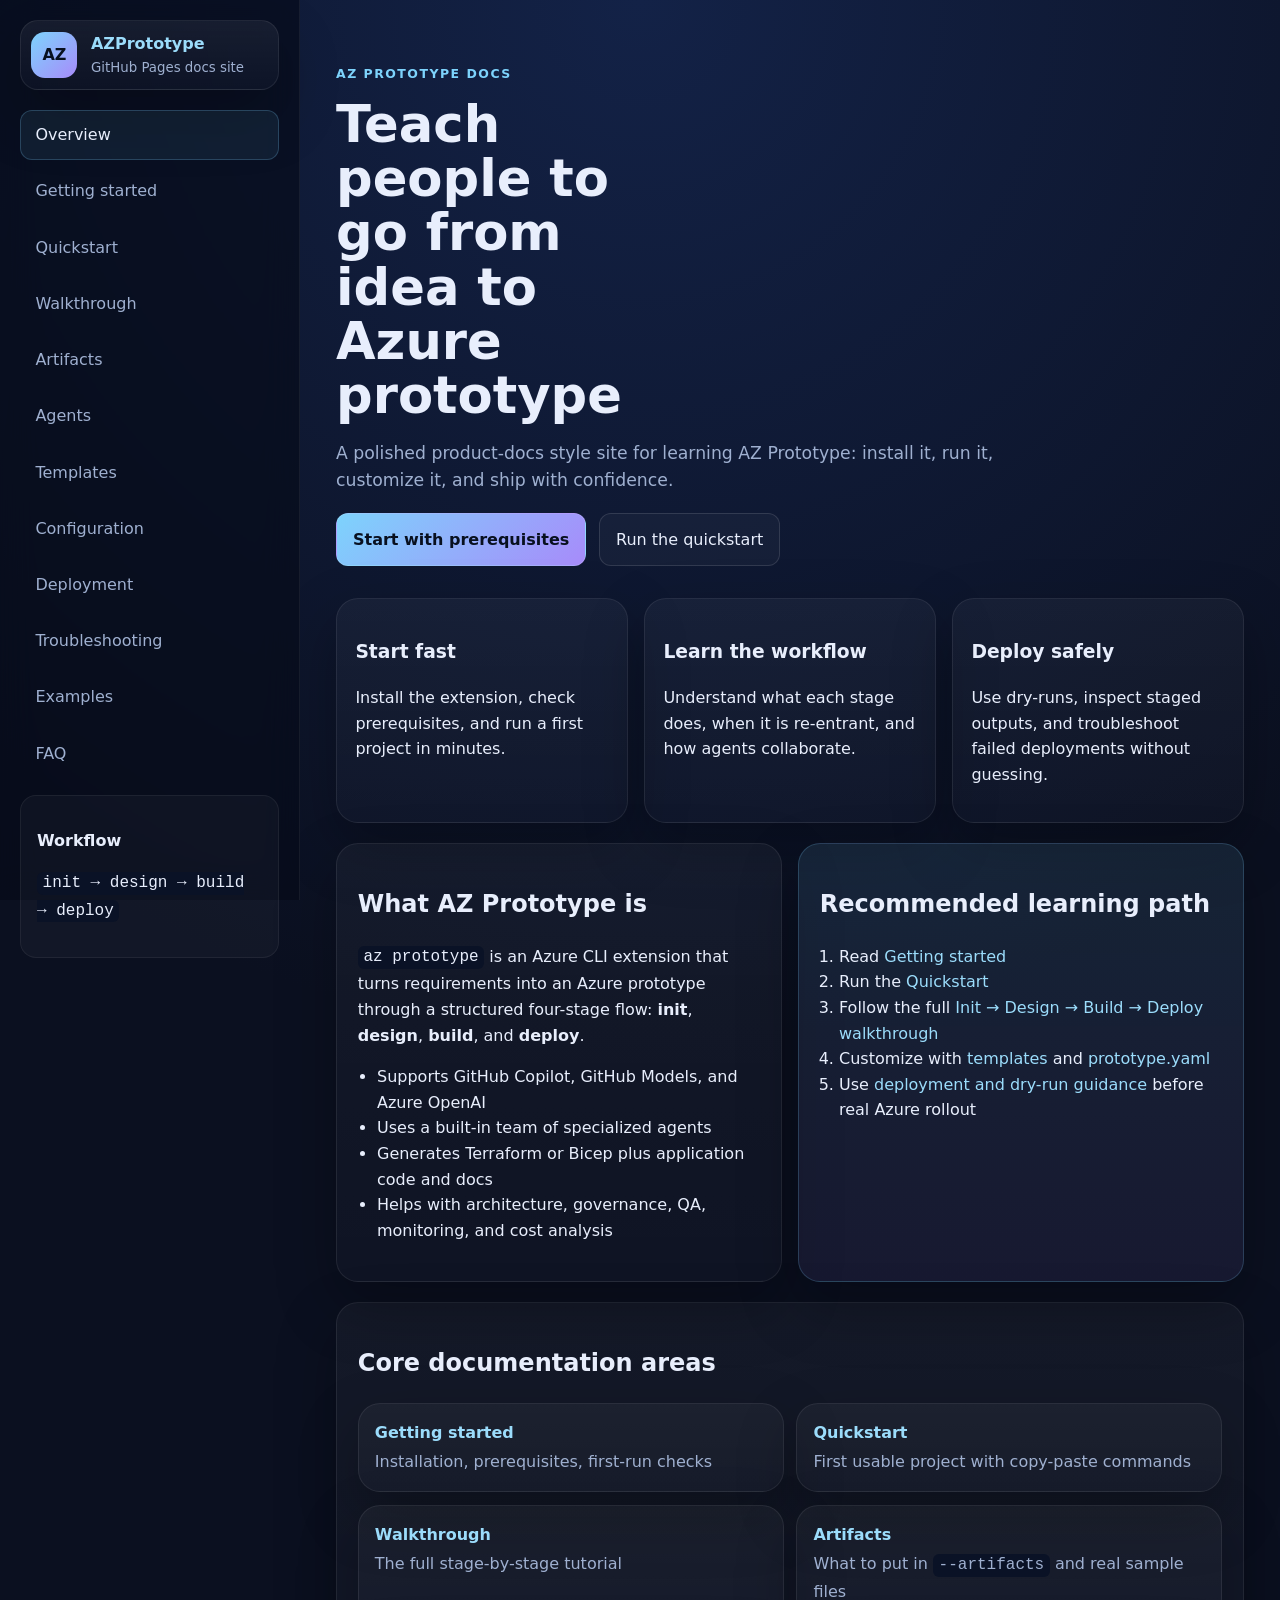
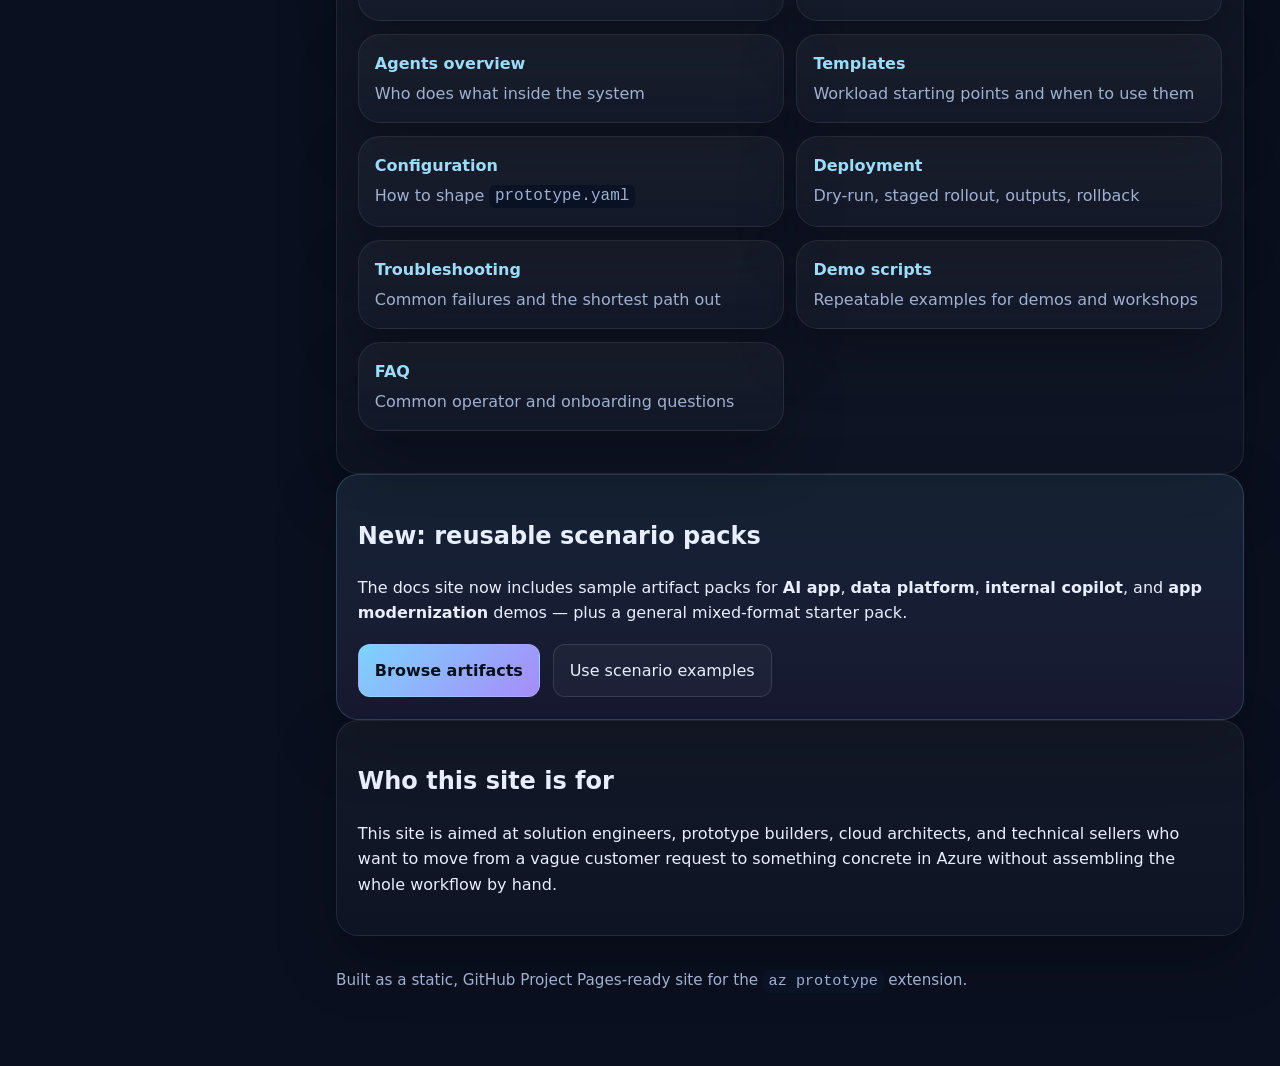
<file: index.html>
<!doctype html>
<html lang="en">
<head>
  <meta charset="utf-8">
  <meta name="viewport" content="width=device-width, initial-scale=1">
  <title>Teach people to go from idea to Azure prototype · AZPrototype</title>
  <meta name="description" content="A polished product-docs style site for learning AZ Prototype: install it, run it, customize it, and ship with confidence.">
  <link rel="stylesheet" href="assets/style.css">
  <script defer src="assets/site.js"></script>
</head>
<body>
  <div class="shell">
    <aside class="sidebar">
      <a class="brand" href="index.html">
        <span class="brand-mark">AZ</span>
        <span><strong>AZPrototype</strong><small>GitHub Pages docs site</small></span>
      </a>
      <nav class="nav"><a href="index.html" class="nav-link active">Overview</a><a href="getting-started.html" class="nav-link">Getting started</a><a href="quickstart.html" class="nav-link">Quickstart</a><a href="walkthrough.html" class="nav-link">Walkthrough</a><a href="artifacts.html" class="nav-link">Artifacts</a><a href="agents.html" class="nav-link">Agents</a><a href="templates.html" class="nav-link">Templates</a><a href="configuration.html" class="nav-link">Configuration</a><a href="deployment.html" class="nav-link">Deployment</a><a href="troubleshooting.html" class="nav-link">Troubleshooting</a><a href="examples.html" class="nav-link">Examples</a><a href="faq.html" class="nav-link">FAQ</a></nav>
      <div class="sidebar-note">
        <p><strong>Workflow</strong></p>
        <p><code>init → design → build → deploy</code></p>
      </div>
    </aside>
    <main class="content">
      <header class="hero">
        <p class="eyebrow">AZ Prototype Docs</p>
        <h1>Teach people to go from idea to Azure prototype</h1>
        <p class="lede">A polished product-docs style site for learning AZ Prototype: install it, run it, customize it, and ship with confidence.</p>
        <div class="hero-actions"><a class="btn primary" href="getting-started.html">Start with prerequisites</a><a class="btn ghost" href="quickstart.html">Run the quickstart</a></div>
      </header>
      
<section class="grid cols-3">
  <article class="card"><h3>Start fast</h3><p>Install the extension, check prerequisites, and run a first project in minutes.</p></article>
  <article class="card"><h3>Learn the workflow</h3><p>Understand what each stage does, when it is re-entrant, and how agents collaborate.</p></article>
  <article class="card"><h3>Deploy safely</h3><p>Use dry-runs, inspect staged outputs, and troubleshoot failed deployments without guessing.</p></article>
</section>
<section class="grid cols-2">
  <article class="panel"><h2>What AZ Prototype is</h2><p><code>az prototype</code> is an Azure CLI extension that turns requirements into an Azure prototype through a structured four-stage flow: <strong>init</strong>, <strong>design</strong>, <strong>build</strong>, and <strong>deploy</strong>.</p><ul><li>Supports GitHub Copilot, GitHub Models, and Azure OpenAI</li><li>Uses a built-in team of specialized agents</li><li>Generates Terraform or Bicep plus application code and docs</li><li>Helps with architecture, governance, QA, monitoring, and cost analysis</li></ul></article>
  <article class="panel accent"><h2>Recommended learning path</h2><ol><li>Read <a href="getting-started.html">Getting started</a></li><li>Run the <a href="quickstart.html">Quickstart</a></li><li>Follow the full <a href="walkthrough.html">Init → Design → Build → Deploy walkthrough</a></li><li>Customize with <a href="templates.html">templates</a> and <a href="configuration.html">prototype.yaml</a></li><li>Use <a href="deployment.html">deployment and dry-run guidance</a> before real Azure rollout</li></ol></article>
</section>
<section class="panel">
  <h2>Core documentation areas</h2>
  <div class="grid cols-2 compact">
    <a class="topic" href="getting-started.html"><strong>Getting started</strong><span>Installation, prerequisites, first-run checks</span></a>
    <a class="topic" href="quickstart.html"><strong>Quickstart</strong><span>First usable project with copy-paste commands</span></a>
    <a class="topic" href="walkthrough.html"><strong>Walkthrough</strong><span>The full stage-by-stage tutorial</span></a>
    <a class="topic" href="artifacts.html"><strong>Artifacts</strong><span>What to put in <code>--artifacts</code> and real sample files</span></a><a class="topic" href="agents.html"><strong>Agents overview</strong><span>Who does what inside the system</span></a>
    <a class="topic" href="templates.html"><strong>Templates</strong><span>Workload starting points and when to use them</span></a>
    <a class="topic" href="configuration.html"><strong>Configuration</strong><span>How to shape <code>prototype.yaml</code></span></a>
    <a class="topic" href="deployment.html"><strong>Deployment</strong><span>Dry-run, staged rollout, outputs, rollback</span></a>
    <a class="topic" href="troubleshooting.html"><strong>Troubleshooting</strong><span>Common failures and the shortest path out</span></a>
    <a class="topic" href="examples.html"><strong>Demo scripts</strong><span>Repeatable examples for demos and workshops</span></a>
    <a class="topic" href="faq.html"><strong>FAQ</strong><span>Common operator and onboarding questions</span></a>
  </div>
</section>
<section class="panel accent"><h2>New: reusable scenario packs</h2><p>The docs site now includes sample artifact packs for <strong>AI app</strong>, <strong>data platform</strong>, <strong>internal copilot</strong>, and <strong>app modernization</strong> demos — plus a general mixed-format starter pack.</p><div class="hero-actions"><a class="btn primary" href="artifacts.html">Browse artifacts</a><a class="btn ghost" href="examples.html">Use scenario examples</a></div></section>
<section class="panel">
  <h2>Who this site is for</h2>
  <p>This site is aimed at solution engineers, prototype builders, cloud architects, and technical sellers who want to move from a vague customer request to something concrete in Azure without assembling the whole workflow by hand.</p>
</section>

      <footer class="footer">
        <p>Built as a static, GitHub Project Pages-ready site for the <code>az prototype</code> extension.</p>
      </footer>
    </main>
  </div>
</body>
</html>
</file>
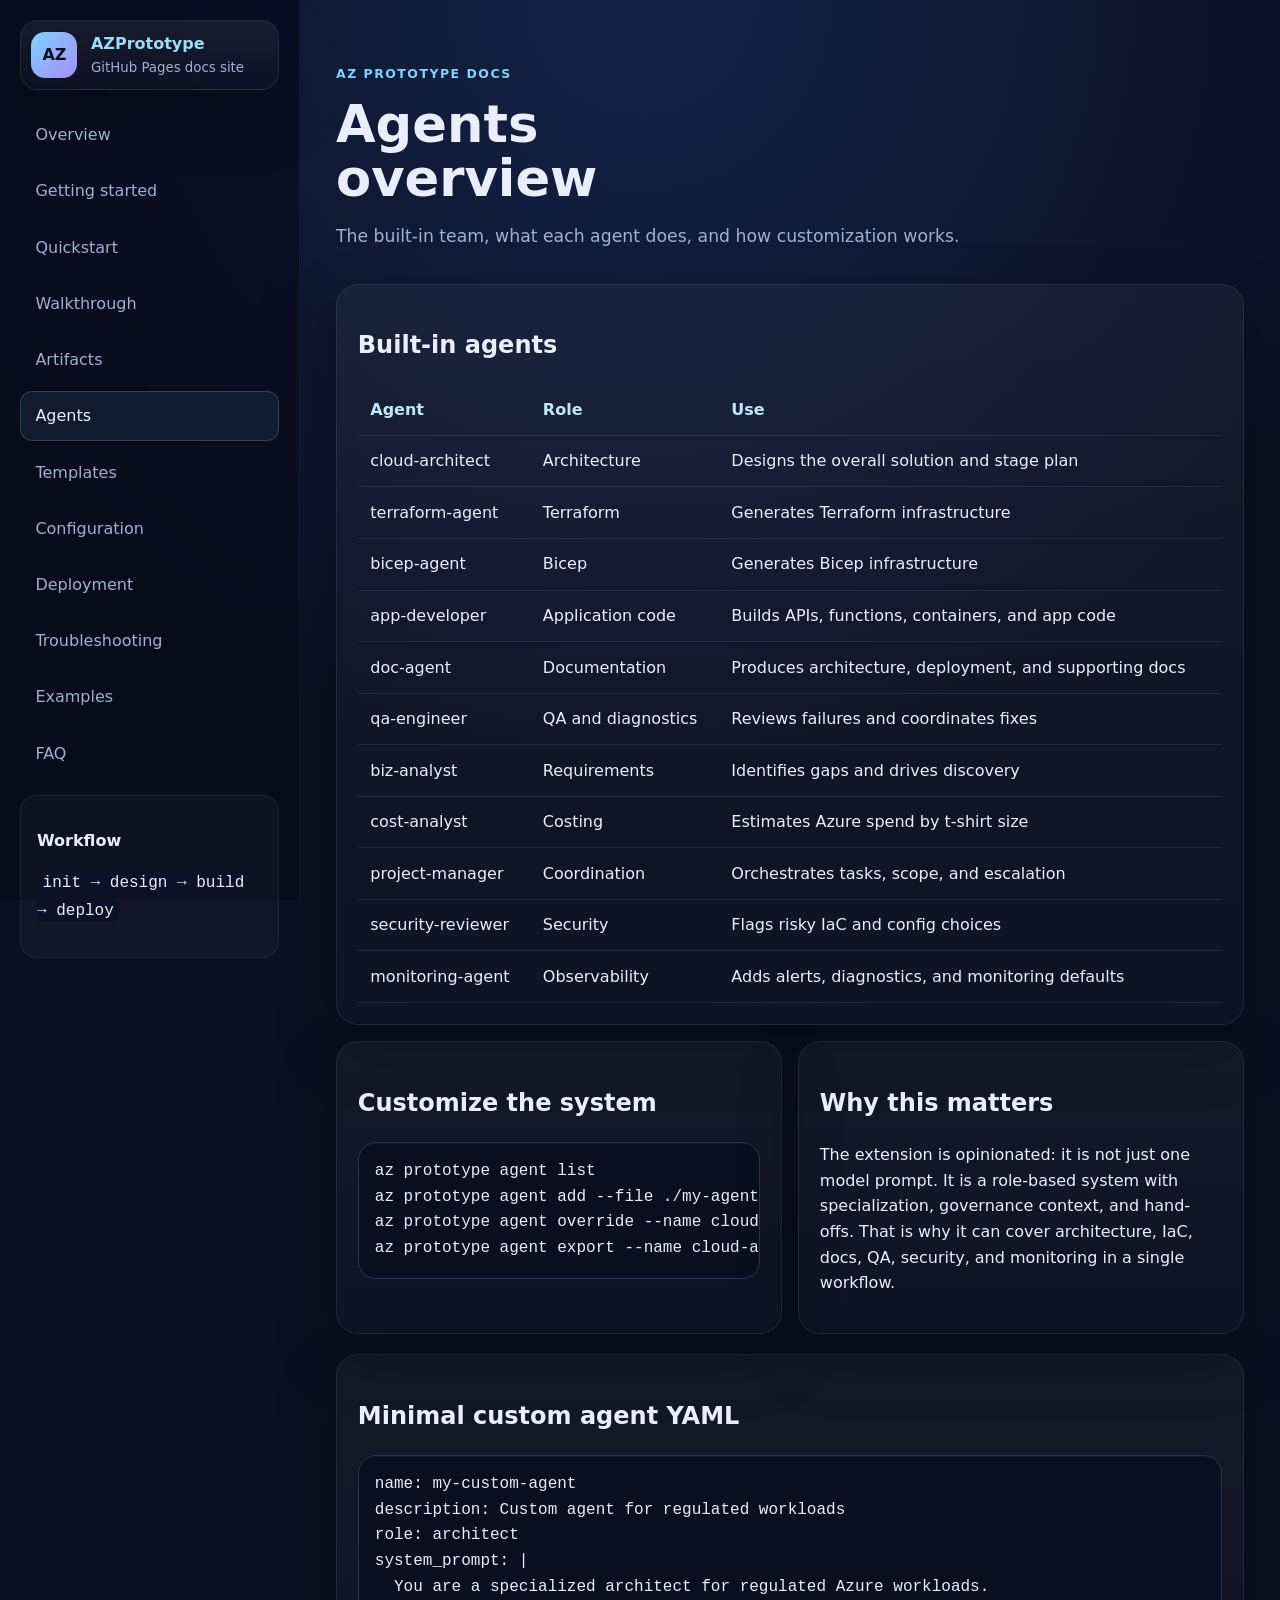
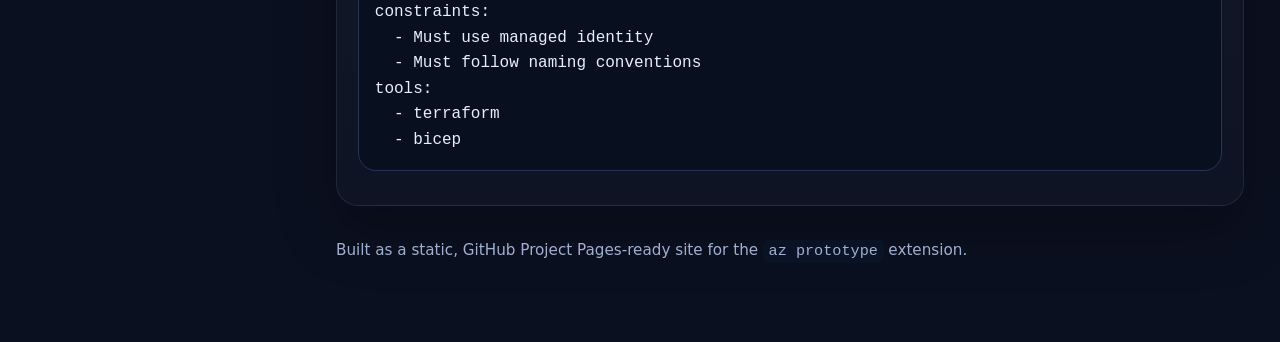
<file: agents.html>
<!doctype html>
<html lang="en">
<head>
  <meta charset="utf-8">
  <meta name="viewport" content="width=device-width, initial-scale=1">
  <title>Agents overview · AZPrototype</title>
  <meta name="description" content="The built-in team, what each agent does, and how customization works.">
  <link rel="stylesheet" href="assets/style.css">
  <script defer src="assets/site.js"></script>
</head>
<body>
  <div class="shell">
    <aside class="sidebar">
      <a class="brand" href="index.html">
        <span class="brand-mark">AZ</span>
        <span><strong>AZPrototype</strong><small>GitHub Pages docs site</small></span>
      </a>
      <nav class="nav"><a href="index.html" class="nav-link">Overview</a><a href="getting-started.html" class="nav-link">Getting started</a><a href="quickstart.html" class="nav-link">Quickstart</a><a href="walkthrough.html" class="nav-link">Walkthrough</a><a href="artifacts.html" class="nav-link">Artifacts</a><a href="agents.html" class="nav-link active">Agents</a><a href="templates.html" class="nav-link">Templates</a><a href="configuration.html" class="nav-link">Configuration</a><a href="deployment.html" class="nav-link">Deployment</a><a href="troubleshooting.html" class="nav-link">Troubleshooting</a><a href="examples.html" class="nav-link">Examples</a><a href="faq.html" class="nav-link">FAQ</a></nav>
      <div class="sidebar-note">
        <p><strong>Workflow</strong></p>
        <p><code>init → design → build → deploy</code></p>
      </div>
    </aside>
    <main class="content">
      <header class="hero">
        <p class="eyebrow">AZ Prototype Docs</p>
        <h1>Agents overview</h1>
        <p class="lede">The built-in team, what each agent does, and how customization works.</p>
        
      </header>
      
<section class="panel"><h2>Built-in agents</h2><table><tr><th>Agent</th><th>Role</th><th>Use</th></tr><tr><td>cloud-architect</td><td>Architecture</td><td>Designs the overall solution and stage plan</td></tr><tr><td>terraform-agent</td><td>Terraform</td><td>Generates Terraform infrastructure</td></tr><tr><td>bicep-agent</td><td>Bicep</td><td>Generates Bicep infrastructure</td></tr><tr><td>app-developer</td><td>Application code</td><td>Builds APIs, functions, containers, and app code</td></tr><tr><td>doc-agent</td><td>Documentation</td><td>Produces architecture, deployment, and supporting docs</td></tr><tr><td>qa-engineer</td><td>QA and diagnostics</td><td>Reviews failures and coordinates fixes</td></tr><tr><td>biz-analyst</td><td>Requirements</td><td>Identifies gaps and drives discovery</td></tr><tr><td>cost-analyst</td><td>Costing</td><td>Estimates Azure spend by t-shirt size</td></tr><tr><td>project-manager</td><td>Coordination</td><td>Orchestrates tasks, scope, and escalation</td></tr><tr><td>security-reviewer</td><td>Security</td><td>Flags risky IaC and config choices</td></tr><tr><td>monitoring-agent</td><td>Observability</td><td>Adds alerts, diagnostics, and monitoring defaults</td></tr></table></section>
<section class="grid cols-2"><article class="panel"><h2>Customize the system</h2><pre><code>az prototype agent list
az prototype agent add --file ./my-agent.yaml
az prototype agent override --name cloud-architect --file ./my-architect.yaml
az prototype agent export --name cloud-architect --output ./cloud-architect.yaml</code></pre></article><article class="panel"><h2>Why this matters</h2><p>The extension is opinionated: it is not just one model prompt. It is a role-based system with specialization, governance context, and hand-offs. That is why it can cover architecture, IaC, docs, QA, security, and monitoring in a single workflow.</p></article></section>
<section class="panel"><h2>Minimal custom agent YAML</h2><pre><code>name: my-custom-agent
description: Custom agent for regulated workloads
role: architect
system_prompt: |
  You are a specialized architect for regulated Azure workloads.
constraints:
  - Must use managed identity
  - Must follow naming conventions
tools:
  - terraform
  - bicep</code></pre></section>

      <footer class="footer">
        <p>Built as a static, GitHub Project Pages-ready site for the <code>az prototype</code> extension.</p>
      </footer>
    </main>
  </div>
</body>
</html>
</file>
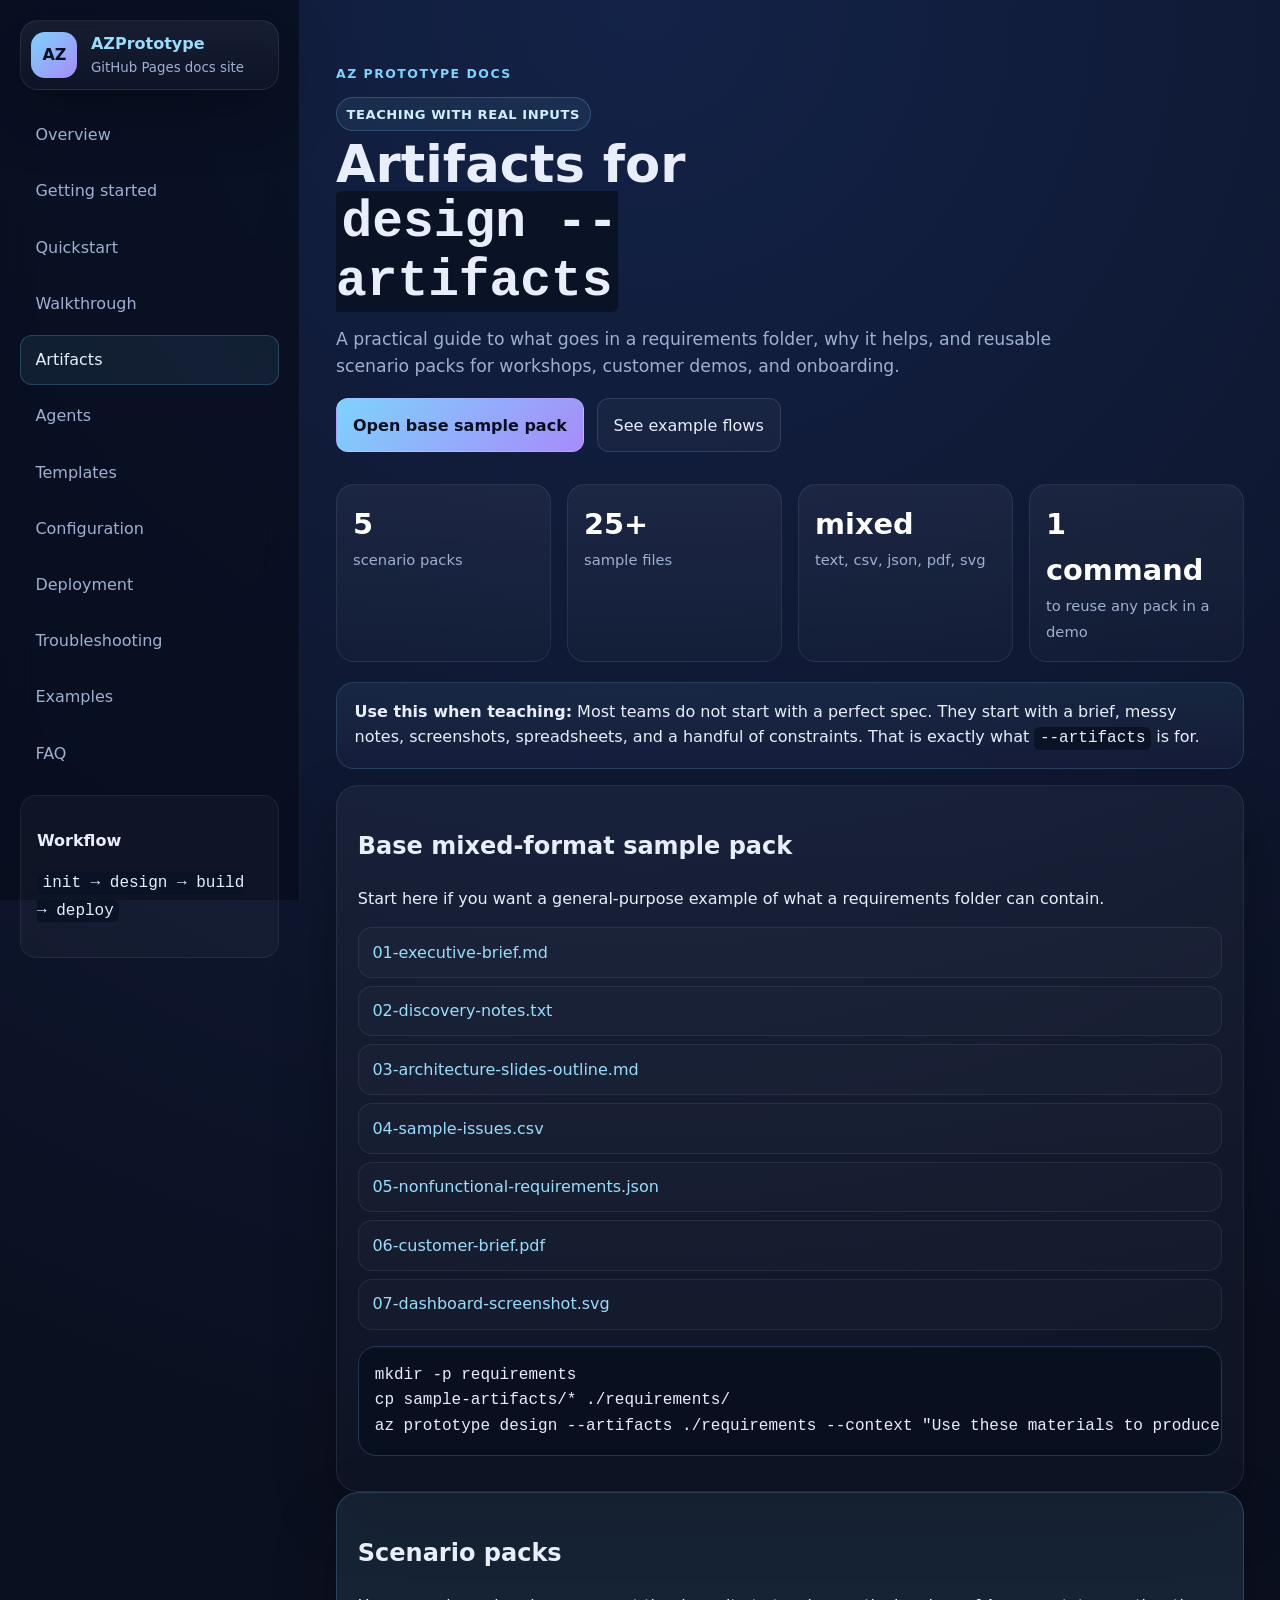
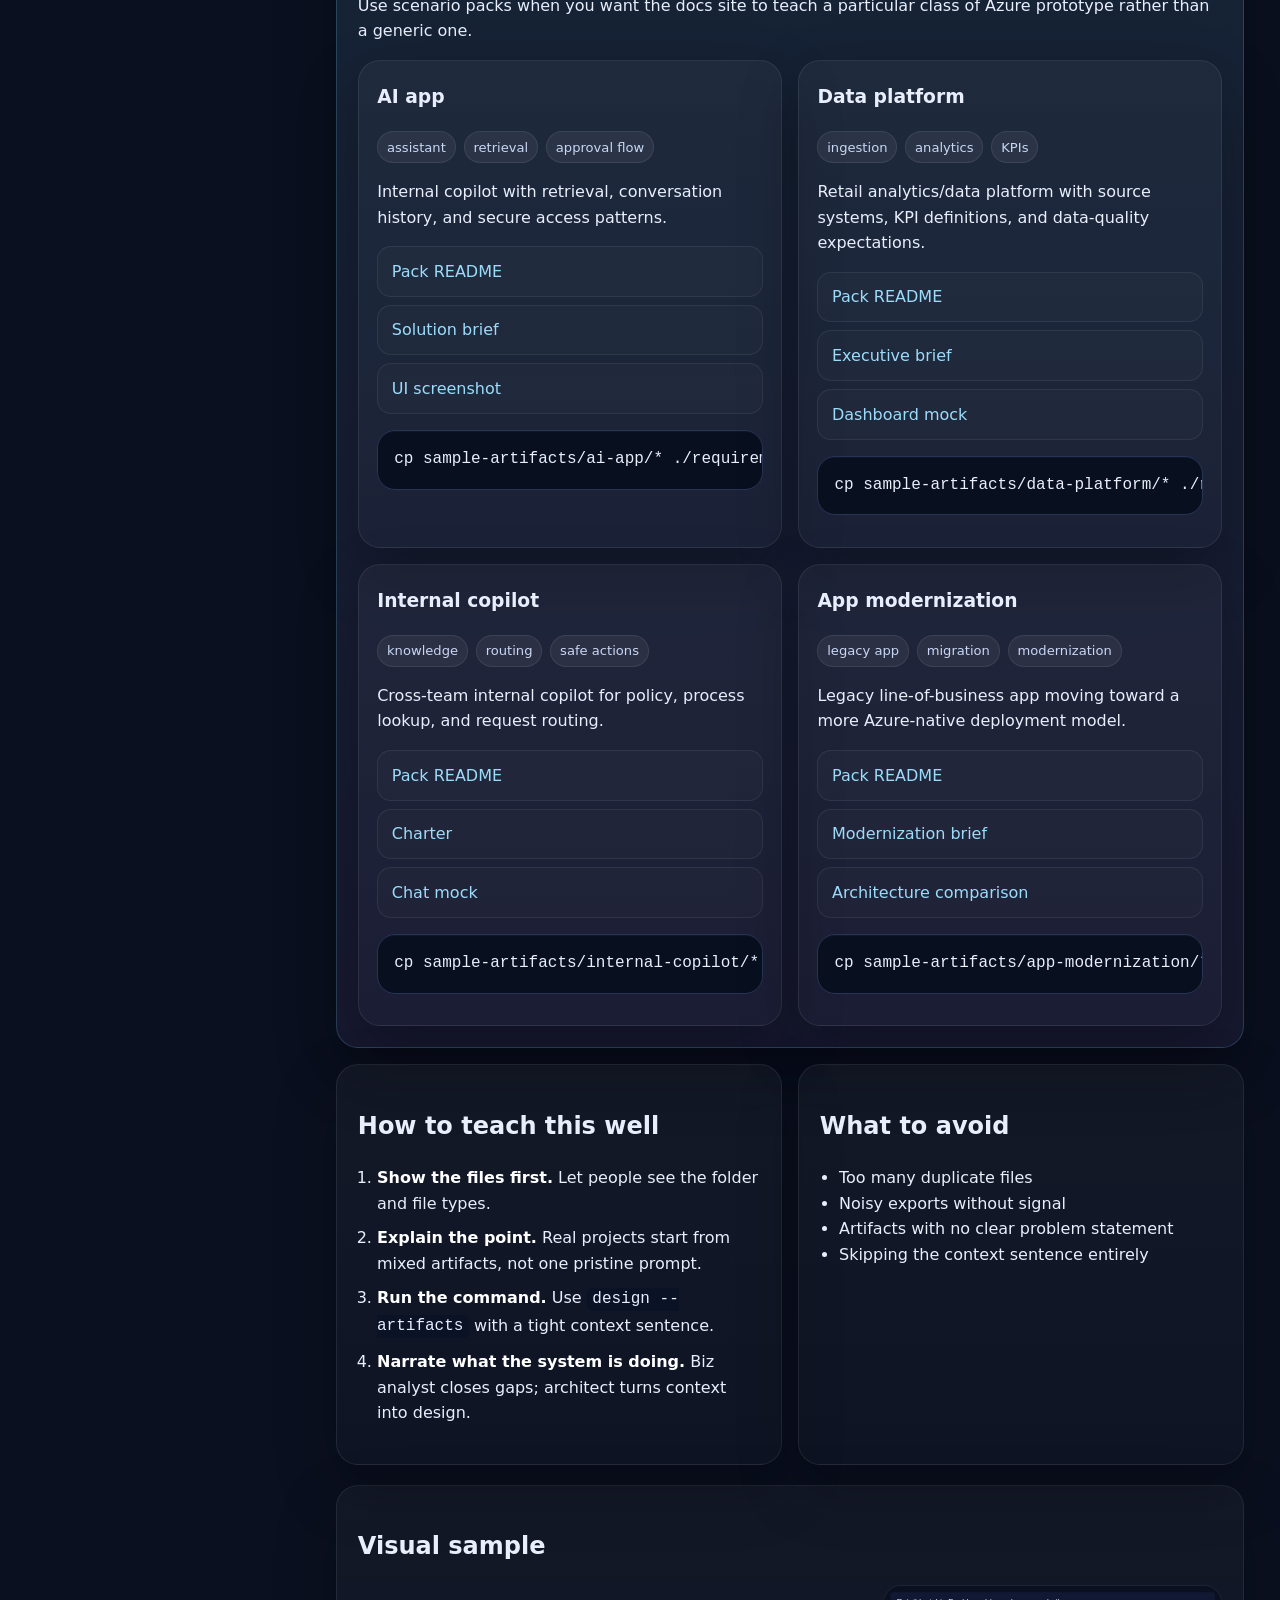
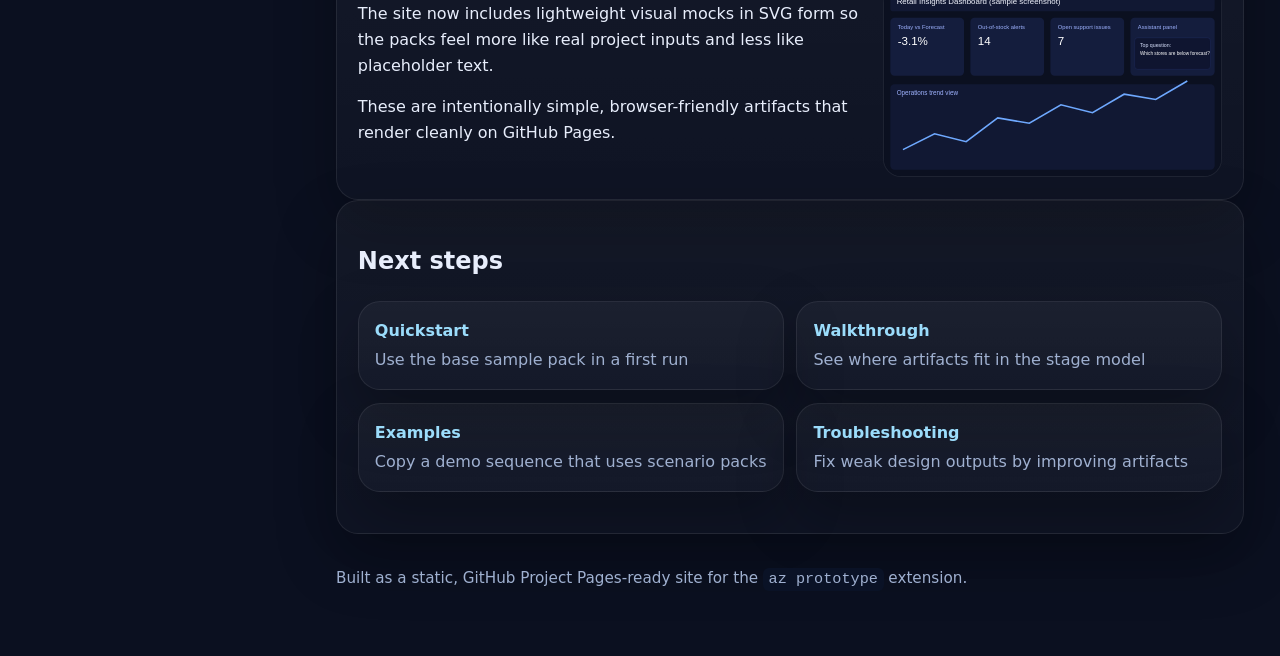
<file: artifacts.html>
<!doctype html>
<html lang="en">
<head>
  <meta charset="utf-8">
  <meta name="viewport" content="width=device-width, initial-scale=1">
  <title>Artifacts · AZPrototype</title>
  <meta name="description" content="Learn what to put in a requirements folder for az prototype design --artifacts, with real sample files and multiple scenario packs.">
  <link rel="stylesheet" href="assets/style.css">
  <script defer src="assets/site.js"></script>
</head>
<body>
  <div class="shell">
    <aside class="sidebar">
      <a class="brand" href="index.html"><span class="brand-mark">AZ</span><span><strong>AZPrototype</strong><small>GitHub Pages docs site</small></span></a>
      <nav class="nav"><a href="index.html" class="nav-link">Overview</a><a href="getting-started.html" class="nav-link">Getting started</a><a href="quickstart.html" class="nav-link">Quickstart</a><a href="walkthrough.html" class="nav-link">Walkthrough</a><a href="artifacts.html" class="nav-link active">Artifacts</a><a href="agents.html" class="nav-link">Agents</a><a href="templates.html" class="nav-link">Templates</a><a href="configuration.html" class="nav-link">Configuration</a><a href="deployment.html" class="nav-link">Deployment</a><a href="troubleshooting.html" class="nav-link">Troubleshooting</a><a href="examples.html" class="nav-link">Examples</a><a href="faq.html" class="nav-link">FAQ</a></nav>
      <div class="sidebar-note"><p><strong>Workflow</strong></p><p><code>init → design → build → deploy</code></p></div>
    </aside>
    <main class="content">
      <header class="hero">
        <p class="eyebrow">AZ Prototype Docs</p>
        <span class="kicker">Teaching with real inputs</span>
        <h1>Artifacts for <code>design --artifacts</code></h1>
        <p class="lede">A practical guide to what goes in a requirements folder, why it helps, and reusable scenario packs for workshops, customer demos, and onboarding.</p>
        <div class="hero-actions"><a class="btn primary" href="sample-artifacts/README.md">Open base sample pack</a><a class="btn ghost" href="examples.html">See example flows</a></div>
      </header>

<section class="stat-grid">
  <div class="stat"><strong>5</strong><span>scenario packs</span></div>
  <div class="stat"><strong>25+</strong><span>sample files</span></div>
  <div class="stat"><strong>mixed</strong><span>text, csv, json, pdf, svg</span></div>
  <div class="stat"><strong>1 command</strong><span>to reuse any pack in a demo</span></div>
</section>

<section class="callout"><strong>Use this when teaching:</strong> Most teams do not start with a perfect spec. They start with a brief, messy notes, screenshots, spreadsheets, and a handful of constraints. That is exactly what <code>--artifacts</code> is for.</section>

<section class="panel"><h2>Base mixed-format sample pack</h2><p>Start here if you want a general-purpose example of what a requirements folder can contain.</p><ul class="link-list"><li><a href="sample-artifacts/01-executive-brief.md">01-executive-brief.md</a></li><li><a href="sample-artifacts/02-discovery-notes.txt">02-discovery-notes.txt</a></li><li><a href="sample-artifacts/03-architecture-slides-outline.md">03-architecture-slides-outline.md</a></li><li><a href="sample-artifacts/04-sample-issues.csv">04-sample-issues.csv</a></li><li><a href="sample-artifacts/05-nonfunctional-requirements.json">05-nonfunctional-requirements.json</a></li><li><a href="sample-artifacts/06-customer-brief.pdf">06-customer-brief.pdf</a></li><li><a href="sample-artifacts/07-dashboard-screenshot.svg">07-dashboard-screenshot.svg</a></li></ul><pre><code>mkdir -p requirements
cp sample-artifacts/* ./requirements/
az prototype design --artifacts ./requirements --context "Use these materials to produce a pragmatic Azure prototype design."</code></pre></section>

<section class="panel accent"><h2>Scenario packs</h2><p>Use scenario packs when you want the docs site to teach a particular class of Azure prototype rather than a generic one.</p><div class="scenario-grid">
<div class="scenario-card"><h3>AI app</h3><div class="scenario-meta"><span class="badge">assistant</span><span class="badge">retrieval</span><span class="badge">approval flow</span></div><p>Internal copilot with retrieval, conversation history, and secure access patterns.</p><ul class="link-list"><li><a href="sample-artifacts/ai-app/README.md">Pack README</a></li><li><a href="sample-artifacts/ai-app/01-solution-brief.md">Solution brief</a></li><li><a href="sample-artifacts/ai-app/05-ui-screenshot.svg">UI screenshot</a></li></ul><pre><code>cp sample-artifacts/ai-app/* ./requirements/</code></pre></div>
<div class="scenario-card"><h3>Data platform</h3><div class="scenario-meta"><span class="badge">ingestion</span><span class="badge">analytics</span><span class="badge">KPIs</span></div><p>Retail analytics/data platform with source systems, KPI definitions, and data-quality expectations.</p><ul class="link-list"><li><a href="sample-artifacts/data-platform/README.md">Pack README</a></li><li><a href="sample-artifacts/data-platform/01-executive-brief.md">Executive brief</a></li><li><a href="sample-artifacts/data-platform/05-dashboard-mock.svg">Dashboard mock</a></li></ul><pre><code>cp sample-artifacts/data-platform/* ./requirements/</code></pre></div>
<div class="scenario-card"><h3>Internal copilot</h3><div class="scenario-meta"><span class="badge">knowledge</span><span class="badge">routing</span><span class="badge">safe actions</span></div><p>Cross-team internal copilot for policy, process lookup, and request routing.</p><ul class="link-list"><li><a href="sample-artifacts/internal-copilot/README.md">Pack README</a></li><li><a href="sample-artifacts/internal-copilot/01-charter.md">Charter</a></li><li><a href="sample-artifacts/internal-copilot/05-chat-mock.svg">Chat mock</a></li></ul><pre><code>cp sample-artifacts/internal-copilot/* ./requirements/</code></pre></div>
<div class="scenario-card"><h3>App modernization</h3><div class="scenario-meta"><span class="badge">legacy app</span><span class="badge">migration</span><span class="badge">modernization</span></div><p>Legacy line-of-business app moving toward a more Azure-native deployment model.</p><ul class="link-list"><li><a href="sample-artifacts/app-modernization/README.md">Pack README</a></li><li><a href="sample-artifacts/app-modernization/01-modernization-brief.md">Modernization brief</a></li><li><a href="sample-artifacts/app-modernization/05-architecture-comparison.svg">Architecture comparison</a></li></ul><pre><code>cp sample-artifacts/app-modernization/* ./requirements/</code></pre></div>
</div></section>

<section class="grid cols-2"><article class="panel"><h2>How to teach this well</h2><ol class="steps"><li><strong>Show the files first.</strong> Let people see the folder and file types.</li><li><strong>Explain the point.</strong> Real projects start from mixed artifacts, not one pristine prompt.</li><li><strong>Run the command.</strong> Use <code>design --artifacts</code> with a tight context sentence.</li><li><strong>Narrate what the system is doing.</strong> Biz analyst closes gaps; architect turns context into design.</li></ol></article><article class="panel"><h2>What to avoid</h2><ul><li>Too many duplicate files</li><li>Noisy exports without signal</li><li>Artifacts with no clear problem statement</li><li>Skipping the context sentence entirely</li></ul></article></section>

<section class="panel"><h2>Visual sample</h2><div class="hero-split"><div><p>The site now includes lightweight visual mocks in SVG form so the packs feel more like real project inputs and less like placeholder text.</p><p>These are intentionally simple, browser-friendly artifacts that render cleanly on GitHub Pages.</p></div><div><img class="visual" src="sample-artifacts/07-dashboard-screenshot.svg" alt="Sample dashboard mock"></div></div></section>

<section class="panel"><h2>Next steps</h2><div class="grid cols-2 compact"><a class="topic" href="quickstart.html"><strong>Quickstart</strong><span>Use the base sample pack in a first run</span></a><a class="topic" href="walkthrough.html"><strong>Walkthrough</strong><span>See where artifacts fit in the stage model</span></a><a class="topic" href="examples.html"><strong>Examples</strong><span>Copy a demo sequence that uses scenario packs</span></a><a class="topic" href="troubleshooting.html"><strong>Troubleshooting</strong><span>Fix weak design outputs by improving artifacts</span></a></div></section>

      <footer class="footer"><p>Built as a static, GitHub Project Pages-ready site for the <code>az prototype</code> extension.</p></footer>
    </main>
  </div>
</body>
</html>
</file>
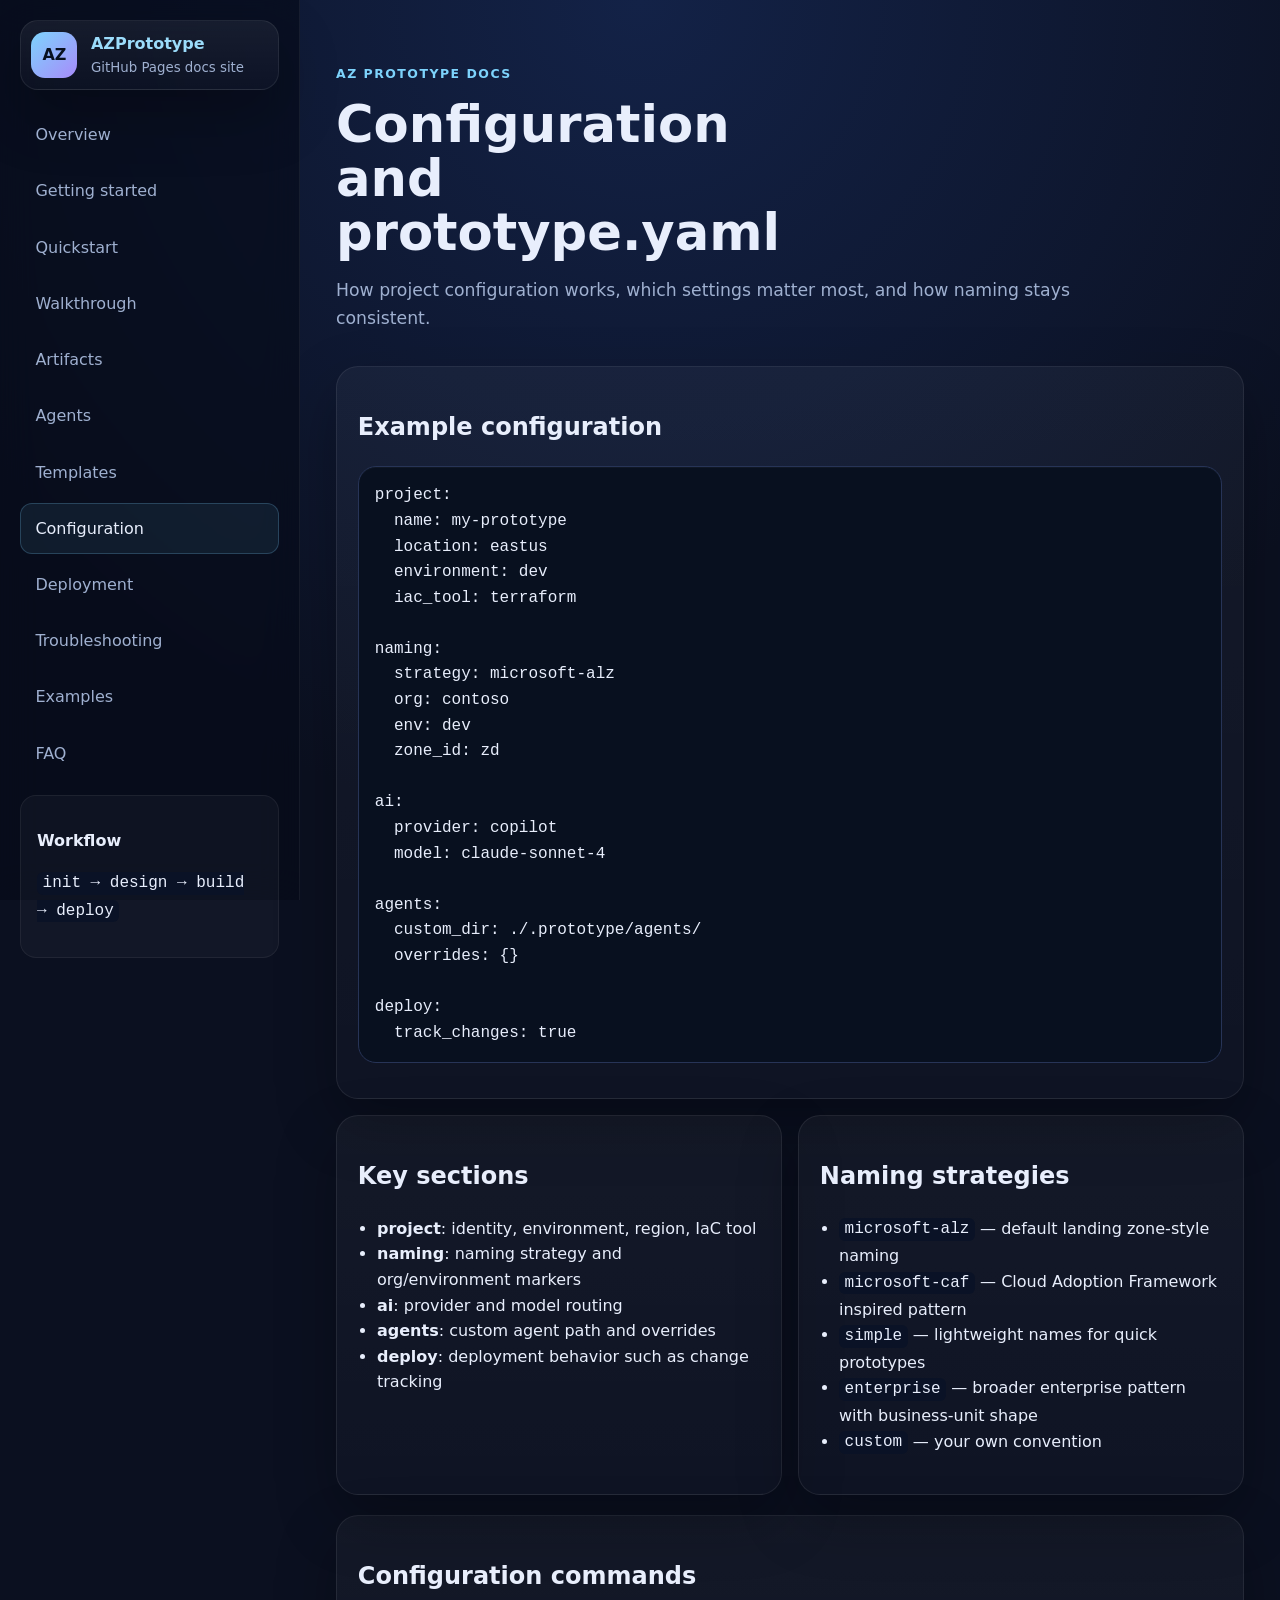
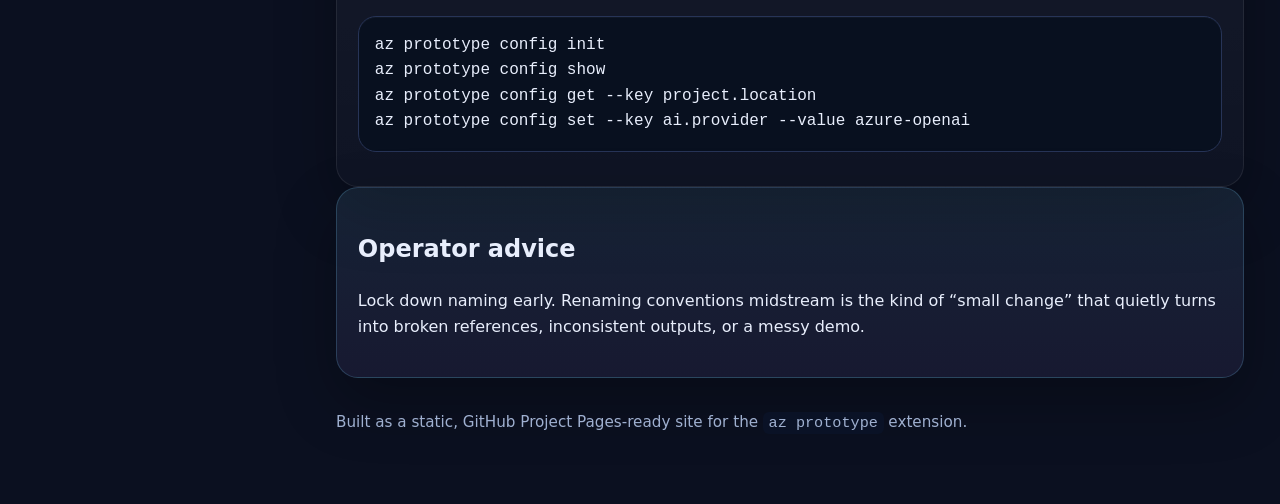
<file: configuration.html>
<!doctype html>
<html lang="en">
<head>
  <meta charset="utf-8">
  <meta name="viewport" content="width=device-width, initial-scale=1">
  <title>Configuration and prototype.yaml · AZPrototype</title>
  <meta name="description" content="How project configuration works, which settings matter most, and how naming stays consistent.">
  <link rel="stylesheet" href="assets/style.css">
  <script defer src="assets/site.js"></script>
</head>
<body>
  <div class="shell">
    <aside class="sidebar">
      <a class="brand" href="index.html">
        <span class="brand-mark">AZ</span>
        <span><strong>AZPrototype</strong><small>GitHub Pages docs site</small></span>
      </a>
      <nav class="nav"><a href="index.html" class="nav-link">Overview</a><a href="getting-started.html" class="nav-link">Getting started</a><a href="quickstart.html" class="nav-link">Quickstart</a><a href="walkthrough.html" class="nav-link">Walkthrough</a><a href="artifacts.html" class="nav-link">Artifacts</a><a href="agents.html" class="nav-link">Agents</a><a href="templates.html" class="nav-link">Templates</a><a href="configuration.html" class="nav-link active">Configuration</a><a href="deployment.html" class="nav-link">Deployment</a><a href="troubleshooting.html" class="nav-link">Troubleshooting</a><a href="examples.html" class="nav-link">Examples</a><a href="faq.html" class="nav-link">FAQ</a></nav>
      <div class="sidebar-note">
        <p><strong>Workflow</strong></p>
        <p><code>init → design → build → deploy</code></p>
      </div>
    </aside>
    <main class="content">
      <header class="hero">
        <p class="eyebrow">AZ Prototype Docs</p>
        <h1>Configuration and prototype.yaml</h1>
        <p class="lede">How project configuration works, which settings matter most, and how naming stays consistent.</p>
        
      </header>
      
<section class="panel"><h2>Example configuration</h2><pre><code>project:
  name: my-prototype
  location: eastus
  environment: dev
  iac_tool: terraform

naming:
  strategy: microsoft-alz
  org: contoso
  env: dev
  zone_id: zd

ai:
  provider: copilot
  model: claude-sonnet-4

agents:
  custom_dir: ./.prototype/agents/
  overrides: {}

deploy:
  track_changes: true</code></pre></section>
<section class="grid cols-2"><article class="panel"><h2>Key sections</h2><ul><li><strong>project</strong>: identity, environment, region, IaC tool</li><li><strong>naming</strong>: naming strategy and org/environment markers</li><li><strong>ai</strong>: provider and model routing</li><li><strong>agents</strong>: custom agent path and overrides</li><li><strong>deploy</strong>: deployment behavior such as change tracking</li></ul></article><article class="panel"><h2>Naming strategies</h2><ul><li><code>microsoft-alz</code> — default landing zone-style naming</li><li><code>microsoft-caf</code> — Cloud Adoption Framework inspired pattern</li><li><code>simple</code> — lightweight names for quick prototypes</li><li><code>enterprise</code> — broader enterprise pattern with business-unit shape</li><li><code>custom</code> — your own convention</li></ul></article></section>
<section class="panel"><h2>Configuration commands</h2><pre><code>az prototype config init
az prototype config show
az prototype config get --key project.location
az prototype config set --key ai.provider --value azure-openai</code></pre></section>
<section class="panel accent"><h2>Operator advice</h2><p>Lock down naming early. Renaming conventions midstream is the kind of “small change” that quietly turns into broken references, inconsistent outputs, or a messy demo.</p></section>

      <footer class="footer">
        <p>Built as a static, GitHub Project Pages-ready site for the <code>az prototype</code> extension.</p>
      </footer>
    </main>
  </div>
</body>
</html>
</file>
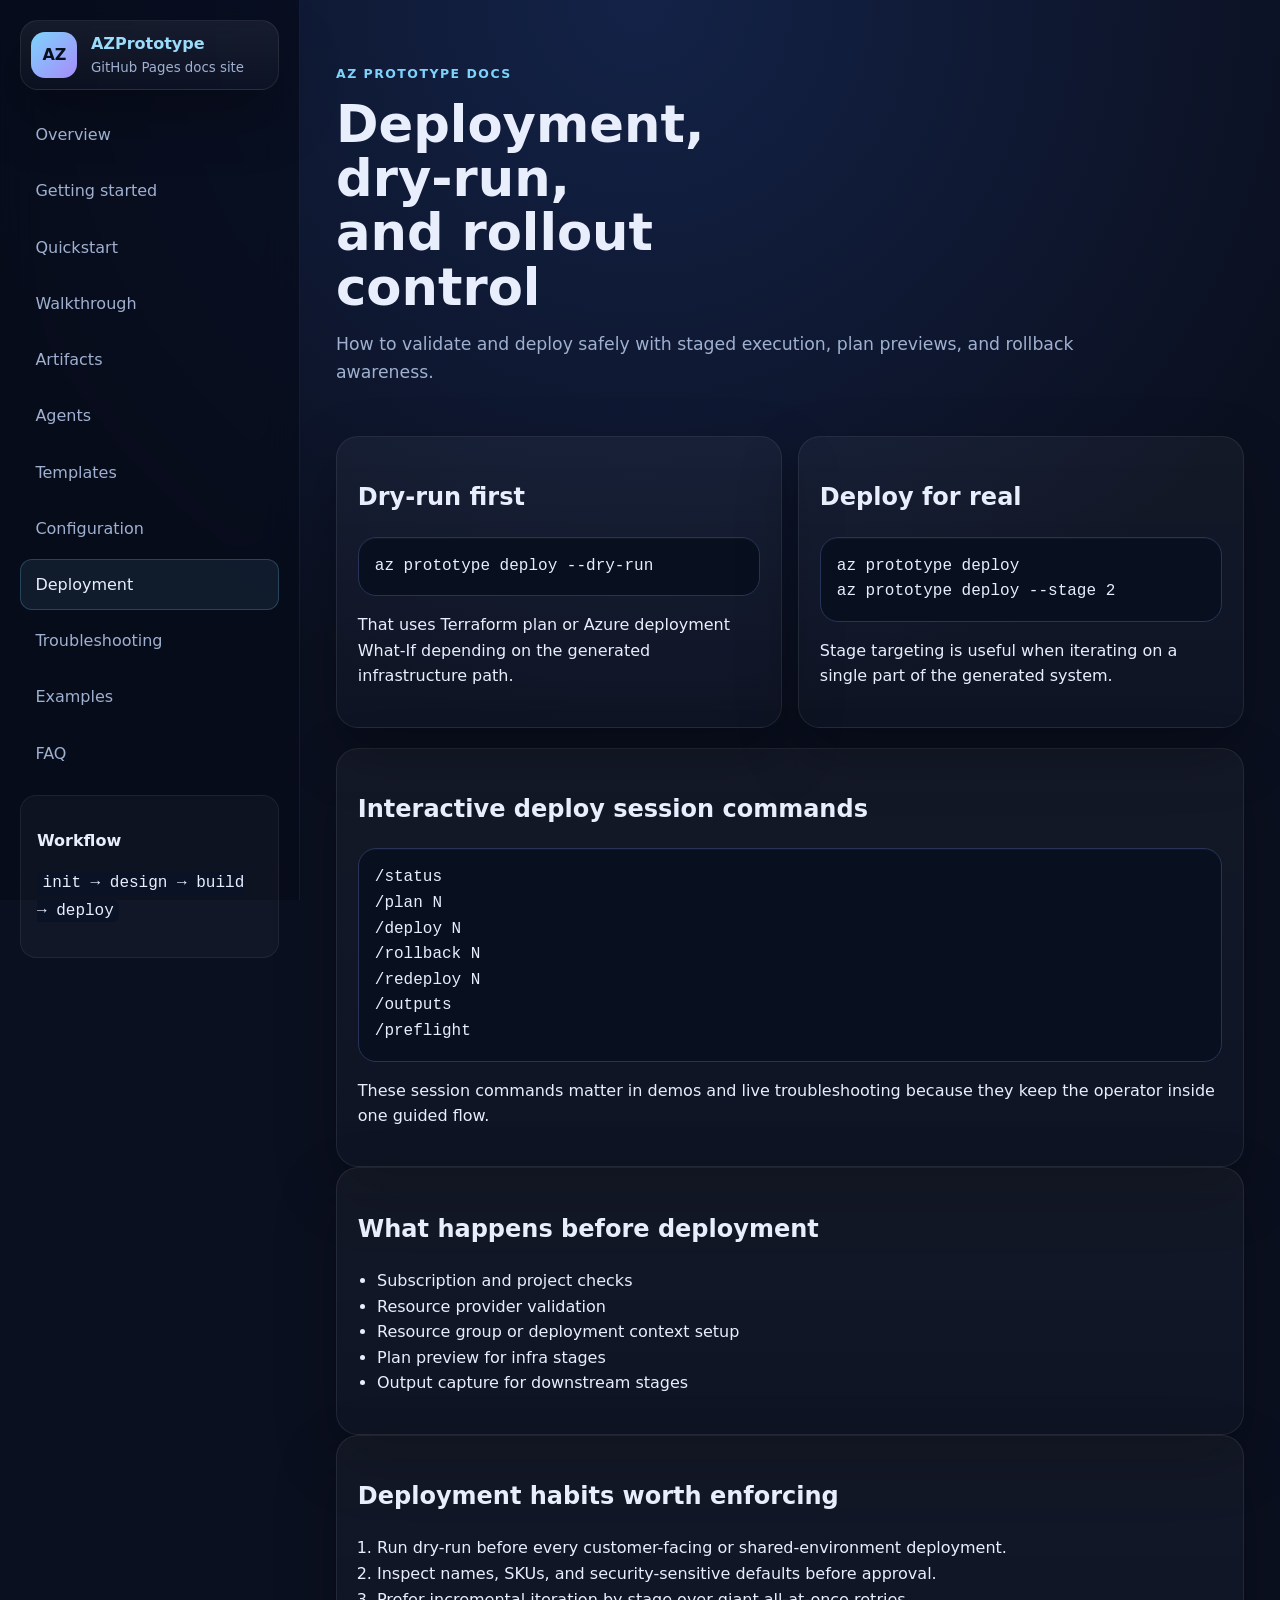
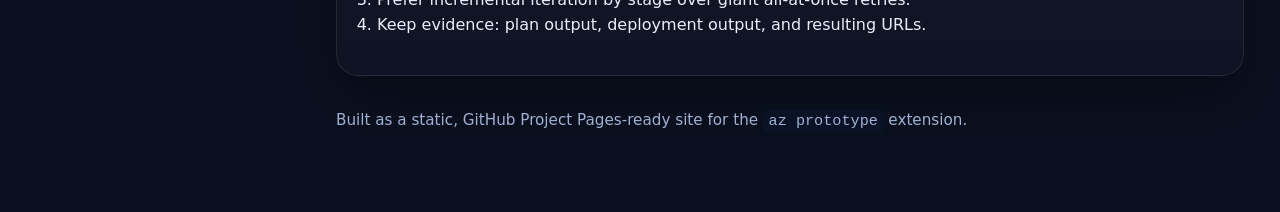
<file: deployment.html>
<!doctype html>
<html lang="en">
<head>
  <meta charset="utf-8">
  <meta name="viewport" content="width=device-width, initial-scale=1">
  <title>Deployment, dry-run, and rollout control · AZPrototype</title>
  <meta name="description" content="How to validate and deploy safely with staged execution, plan previews, and rollback awareness.">
  <link rel="stylesheet" href="assets/style.css">
  <script defer src="assets/site.js"></script>
</head>
<body>
  <div class="shell">
    <aside class="sidebar">
      <a class="brand" href="index.html">
        <span class="brand-mark">AZ</span>
        <span><strong>AZPrototype</strong><small>GitHub Pages docs site</small></span>
      </a>
      <nav class="nav"><a href="index.html" class="nav-link">Overview</a><a href="getting-started.html" class="nav-link">Getting started</a><a href="quickstart.html" class="nav-link">Quickstart</a><a href="walkthrough.html" class="nav-link">Walkthrough</a><a href="artifacts.html" class="nav-link">Artifacts</a><a href="agents.html" class="nav-link">Agents</a><a href="templates.html" class="nav-link">Templates</a><a href="configuration.html" class="nav-link">Configuration</a><a href="deployment.html" class="nav-link active">Deployment</a><a href="troubleshooting.html" class="nav-link">Troubleshooting</a><a href="examples.html" class="nav-link">Examples</a><a href="faq.html" class="nav-link">FAQ</a></nav>
      <div class="sidebar-note">
        <p><strong>Workflow</strong></p>
        <p><code>init → design → build → deploy</code></p>
      </div>
    </aside>
    <main class="content">
      <header class="hero">
        <p class="eyebrow">AZ Prototype Docs</p>
        <h1>Deployment, dry-run, and rollout control</h1>
        <p class="lede">How to validate and deploy safely with staged execution, plan previews, and rollback awareness.</p>
        
      </header>
      
<section class="grid cols-2"><article class="panel"><h2>Dry-run first</h2><pre><code>az prototype deploy --dry-run</code></pre><p>That uses Terraform plan or Azure deployment What-If depending on the generated infrastructure path.</p></article><article class="panel"><h2>Deploy for real</h2><pre><code>az prototype deploy
az prototype deploy --stage 2</code></pre><p>Stage targeting is useful when iterating on a single part of the generated system.</p></article></section>
<section class="panel"><h2>Interactive deploy session commands</h2><pre><code>/status
/plan N
/deploy N
/rollback N
/redeploy N
/outputs
/preflight</code></pre><p>These session commands matter in demos and live troubleshooting because they keep the operator inside one guided flow.</p></section>
<section class="panel"><h2>What happens before deployment</h2><ul><li>Subscription and project checks</li><li>Resource provider validation</li><li>Resource group or deployment context setup</li><li>Plan preview for infra stages</li><li>Output capture for downstream stages</li></ul></section>
<section class="panel"><h2>Deployment habits worth enforcing</h2><ol><li>Run dry-run before every customer-facing or shared-environment deployment.</li><li>Inspect names, SKUs, and security-sensitive defaults before approval.</li><li>Prefer incremental iteration by stage over giant all-at-once retries.</li><li>Keep evidence: plan output, deployment output, and resulting URLs.</li></ol></section>

      <footer class="footer">
        <p>Built as a static, GitHub Project Pages-ready site for the <code>az prototype</code> extension.</p>
      </footer>
    </main>
  </div>
</body>
</html>
</file>
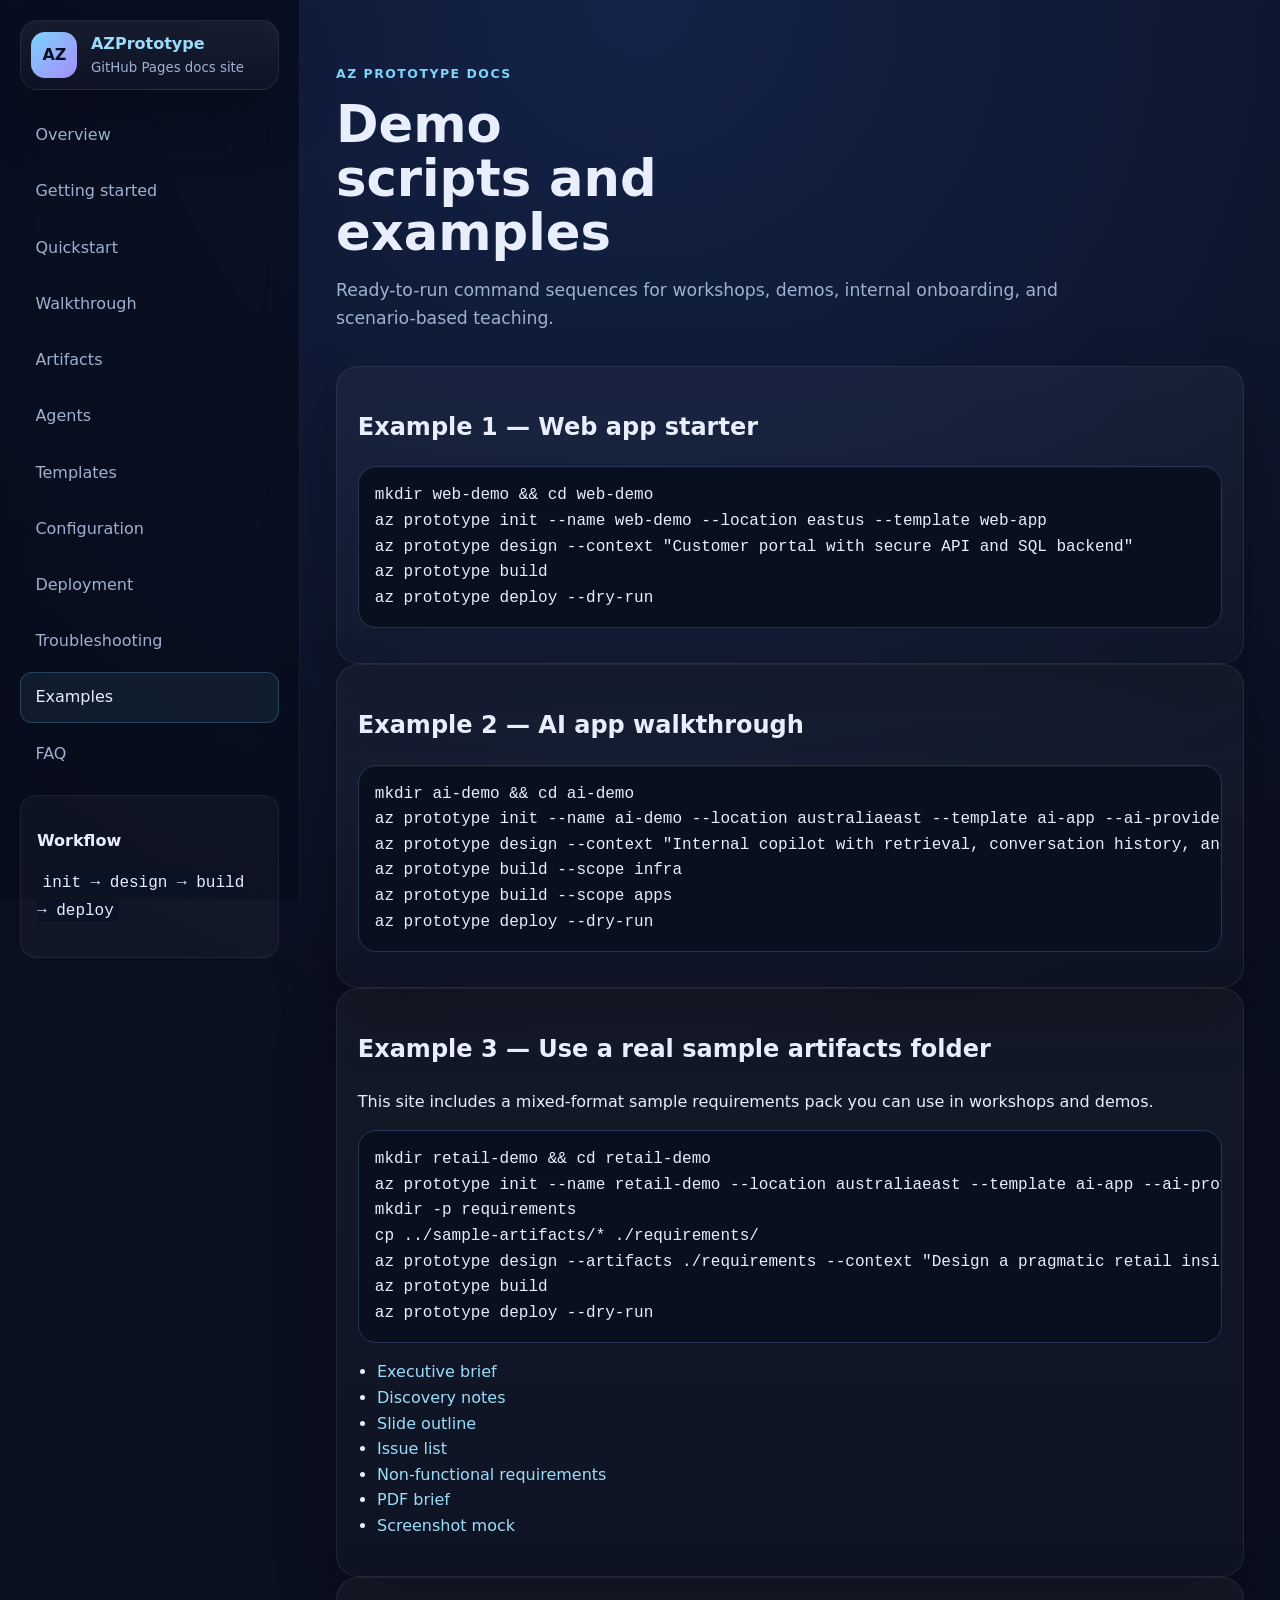
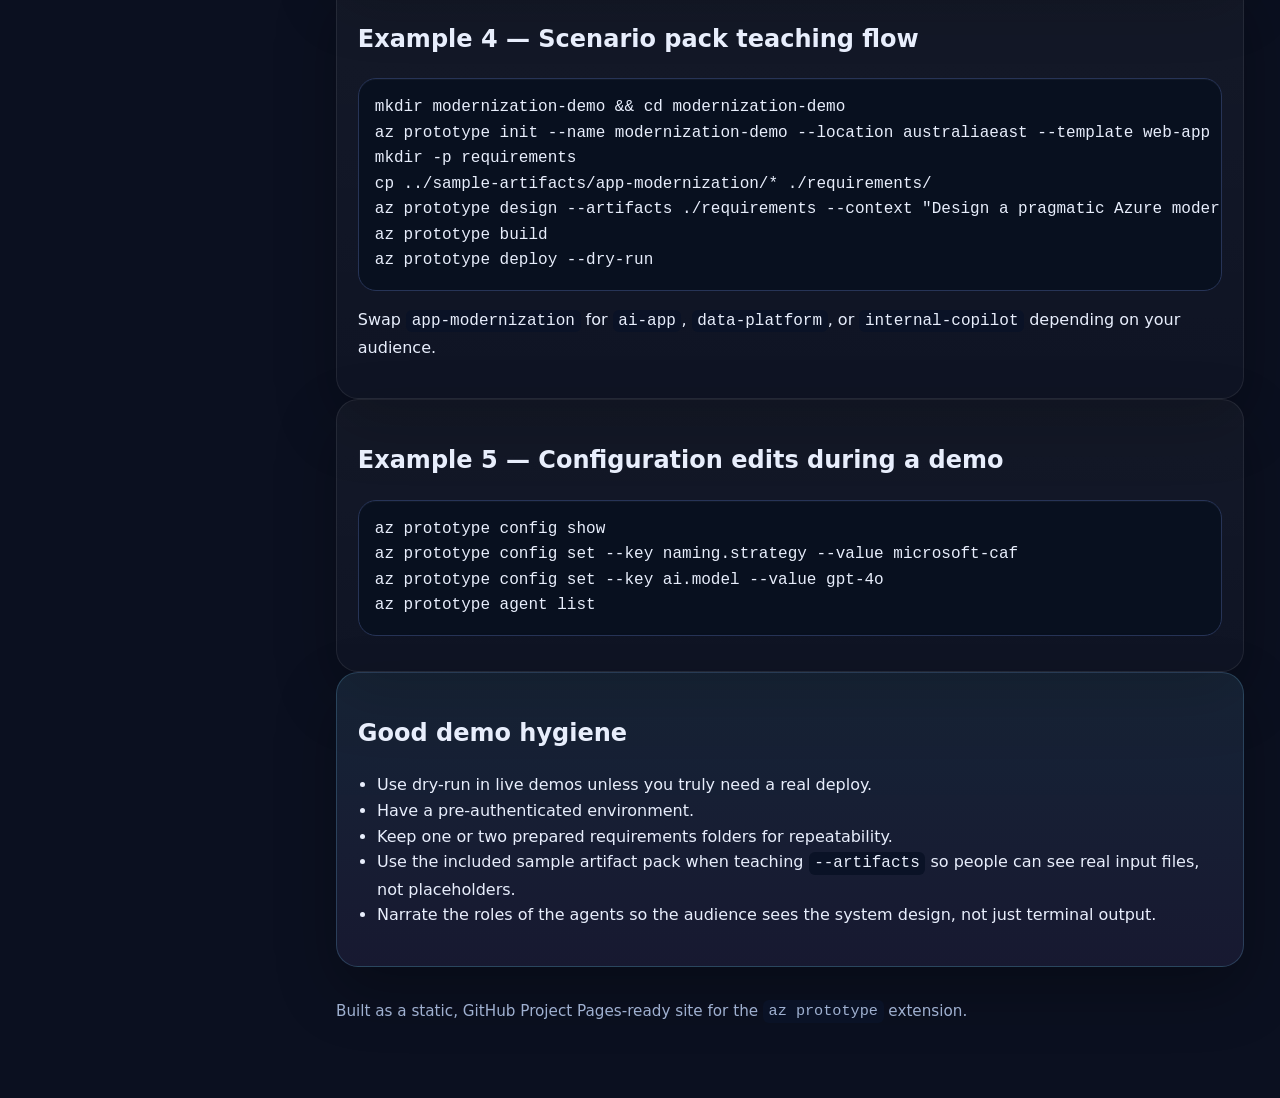
<file: examples.html>
<!doctype html>
<html lang="en">
<head>
  <meta charset="utf-8">
  <meta name="viewport" content="width=device-width, initial-scale=1">
  <title>Demo scripts and examples · AZPrototype</title>
  <meta name="description" content="Ready-to-run command sequences for workshops, demos, internal onboarding, and scenario-based teaching.">
  <link rel="stylesheet" href="assets/style.css">
  <script defer src="assets/site.js"></script>
</head>
<body>
  <div class="shell">
    <aside class="sidebar">
      <a class="brand" href="index.html">
        <span class="brand-mark">AZ</span>
        <span><strong>AZPrototype</strong><small>GitHub Pages docs site</small></span>
      </a>
      <nav class="nav"><a href="index.html" class="nav-link">Overview</a><a href="getting-started.html" class="nav-link">Getting started</a><a href="quickstart.html" class="nav-link">Quickstart</a><a href="walkthrough.html" class="nav-link">Walkthrough</a><a href="artifacts.html" class="nav-link">Artifacts</a><a href="agents.html" class="nav-link">Agents</a><a href="templates.html" class="nav-link">Templates</a><a href="configuration.html" class="nav-link">Configuration</a><a href="deployment.html" class="nav-link">Deployment</a><a href="troubleshooting.html" class="nav-link">Troubleshooting</a><a href="examples.html" class="nav-link active">Examples</a><a href="faq.html" class="nav-link">FAQ</a></nav>
      <div class="sidebar-note">
        <p><strong>Workflow</strong></p>
        <p><code>init → design → build → deploy</code></p>
      </div>
    </aside>
    <main class="content">
      <header class="hero">
        <p class="eyebrow">AZ Prototype Docs</p>
        <h1>Demo scripts and examples</h1>
        <p class="lede">Ready-to-run command sequences for workshops, demos, internal onboarding, and scenario-based teaching.</p>
        
      </header>
      
<section class="panel"><h2>Example 1 — Web app starter</h2><pre><code>mkdir web-demo && cd web-demo
az prototype init --name web-demo --location eastus --template web-app
az prototype design --context "Customer portal with secure API and SQL backend"
az prototype build
az prototype deploy --dry-run</code></pre></section>
<section class="panel"><h2>Example 2 — AI app walkthrough</h2><pre><code>mkdir ai-demo && cd ai-demo
az prototype init --name ai-demo --location australiaeast --template ai-app --ai-provider azure-openai
az prototype design --context "Internal copilot with retrieval, conversation history, and approval workflow"
az prototype build --scope infra
az prototype build --scope apps
az prototype deploy --dry-run</code></pre></section>
<section class="panel"><h2>Example 3 — Use a real sample artifacts folder</h2><p>This site includes a mixed-format sample requirements pack you can use in workshops and demos.</p><pre><code>mkdir retail-demo && cd retail-demo
az prototype init --name retail-demo --location australiaeast --template ai-app --ai-provider github-models
mkdir -p requirements
cp ../sample-artifacts/* ./requirements/
az prototype design --artifacts ./requirements --context "Design a pragmatic retail insights assistant on Azure"
az prototype build
az prototype deploy --dry-run</code></pre><ul><li><a href="sample-artifacts/01-executive-brief.md">Executive brief</a></li><li><a href="sample-artifacts/02-discovery-notes.txt">Discovery notes</a></li><li><a href="sample-artifacts/03-architecture-slides-outline.md">Slide outline</a></li><li><a href="sample-artifacts/04-sample-issues.csv">Issue list</a></li><li><a href="sample-artifacts/05-nonfunctional-requirements.json">Non-functional requirements</a></li><li><a href="sample-artifacts/06-customer-brief.pdf">PDF brief</a></li><li><a href="sample-artifacts/07-dashboard-screenshot.svg">Screenshot mock</a></li></ul></section>
<section class="panel"><h2>Example 4 — Scenario pack teaching flow</h2><pre><code>mkdir modernization-demo && cd modernization-demo
az prototype init --name modernization-demo --location australiaeast --template web-app --ai-provider github-models
mkdir -p requirements
cp ../sample-artifacts/app-modernization/* ./requirements/
az prototype design --artifacts ./requirements --context "Design a pragmatic Azure modernization prototype with clear next-step roadmap"
az prototype build
az prototype deploy --dry-run</code></pre><p>Swap <code>app-modernization</code> for <code>ai-app</code>, <code>data-platform</code>, or <code>internal-copilot</code> depending on your audience.</p></section>
<section class="panel"><h2>Example 5 — Configuration edits during a demo</h2><pre><code>az prototype config show
az prototype config set --key naming.strategy --value microsoft-caf
az prototype config set --key ai.model --value gpt-4o
az prototype agent list</code></pre></section>
<section class="panel accent"><h2>Good demo hygiene</h2><ul><li>Use dry-run in live demos unless you truly need a real deploy.</li><li>Have a pre-authenticated environment.</li><li>Keep one or two prepared requirements folders for repeatability.</li><li>Use the included sample artifact pack when teaching <code>--artifacts</code> so people can see real input files, not placeholders.</li><li>Narrate the roles of the agents so the audience sees the system design, not just terminal output.</li></ul></section>

      <footer class="footer">
        <p>Built as a static, GitHub Project Pages-ready site for the <code>az prototype</code> extension.</p>
      </footer>
    </main>
  </div>
</body>
</html>
</file>
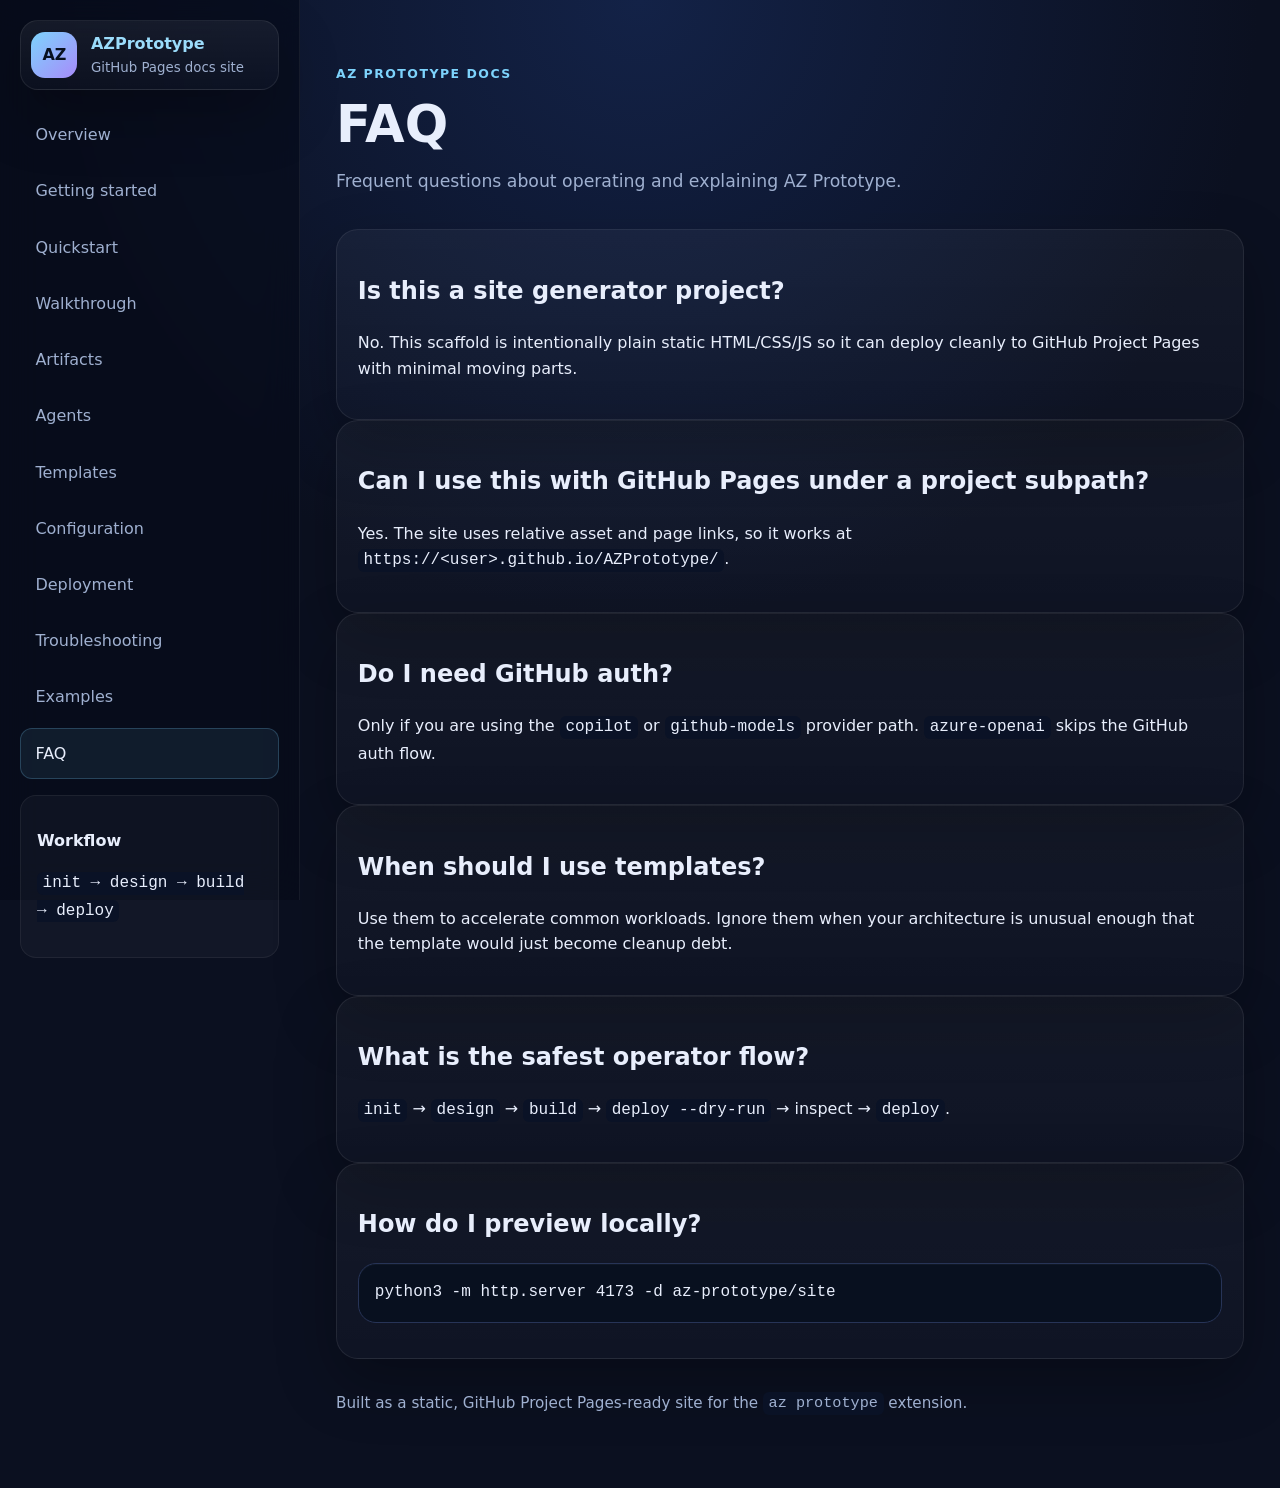
<file: faq.html>
<!doctype html>
<html lang="en">
<head>
  <meta charset="utf-8">
  <meta name="viewport" content="width=device-width, initial-scale=1">
  <title>FAQ · AZPrototype</title>
  <meta name="description" content="Frequent questions about operating and explaining AZ Prototype.">
  <link rel="stylesheet" href="assets/style.css">
  <script defer src="assets/site.js"></script>
</head>
<body>
  <div class="shell">
    <aside class="sidebar">
      <a class="brand" href="index.html">
        <span class="brand-mark">AZ</span>
        <span><strong>AZPrototype</strong><small>GitHub Pages docs site</small></span>
      </a>
      <nav class="nav"><a href="index.html" class="nav-link">Overview</a><a href="getting-started.html" class="nav-link">Getting started</a><a href="quickstart.html" class="nav-link">Quickstart</a><a href="walkthrough.html" class="nav-link">Walkthrough</a><a href="artifacts.html" class="nav-link">Artifacts</a><a href="agents.html" class="nav-link">Agents</a><a href="templates.html" class="nav-link">Templates</a><a href="configuration.html" class="nav-link">Configuration</a><a href="deployment.html" class="nav-link">Deployment</a><a href="troubleshooting.html" class="nav-link">Troubleshooting</a><a href="examples.html" class="nav-link">Examples</a><a href="faq.html" class="nav-link active">FAQ</a></nav>
      <div class="sidebar-note">
        <p><strong>Workflow</strong></p>
        <p><code>init → design → build → deploy</code></p>
      </div>
    </aside>
    <main class="content">
      <header class="hero">
        <p class="eyebrow">AZ Prototype Docs</p>
        <h1>FAQ</h1>
        <p class="lede">Frequent questions about operating and explaining AZ Prototype.</p>
        
      </header>
      
<section class="panel"><h2>Is this a site generator project?</h2><p>No. This scaffold is intentionally plain static HTML/CSS/JS so it can deploy cleanly to GitHub Project Pages with minimal moving parts.</p></section>
<section class="panel"><h2>Can I use this with GitHub Pages under a project subpath?</h2><p>Yes. The site uses relative asset and page links, so it works at <code>https://&lt;user&gt;.github.io/AZPrototype/</code>.</p></section>
<section class="panel"><h2>Do I need GitHub auth?</h2><p>Only if you are using the <code>copilot</code> or <code>github-models</code> provider path. <code>azure-openai</code> skips the GitHub auth flow.</p></section>
<section class="panel"><h2>When should I use templates?</h2><p>Use them to accelerate common workloads. Ignore them when your architecture is unusual enough that the template would just become cleanup debt.</p></section>
<section class="panel"><h2>What is the safest operator flow?</h2><p><code>init</code> → <code>design</code> → <code>build</code> → <code>deploy --dry-run</code> → inspect → <code>deploy</code>.</p></section>
<section class="panel"><h2>How do I preview locally?</h2><pre><code>python3 -m http.server 4173 -d az-prototype/site</code></pre></section>

      <footer class="footer">
        <p>Built as a static, GitHub Project Pages-ready site for the <code>az prototype</code> extension.</p>
      </footer>
    </main>
  </div>
</body>
</html>
</file>
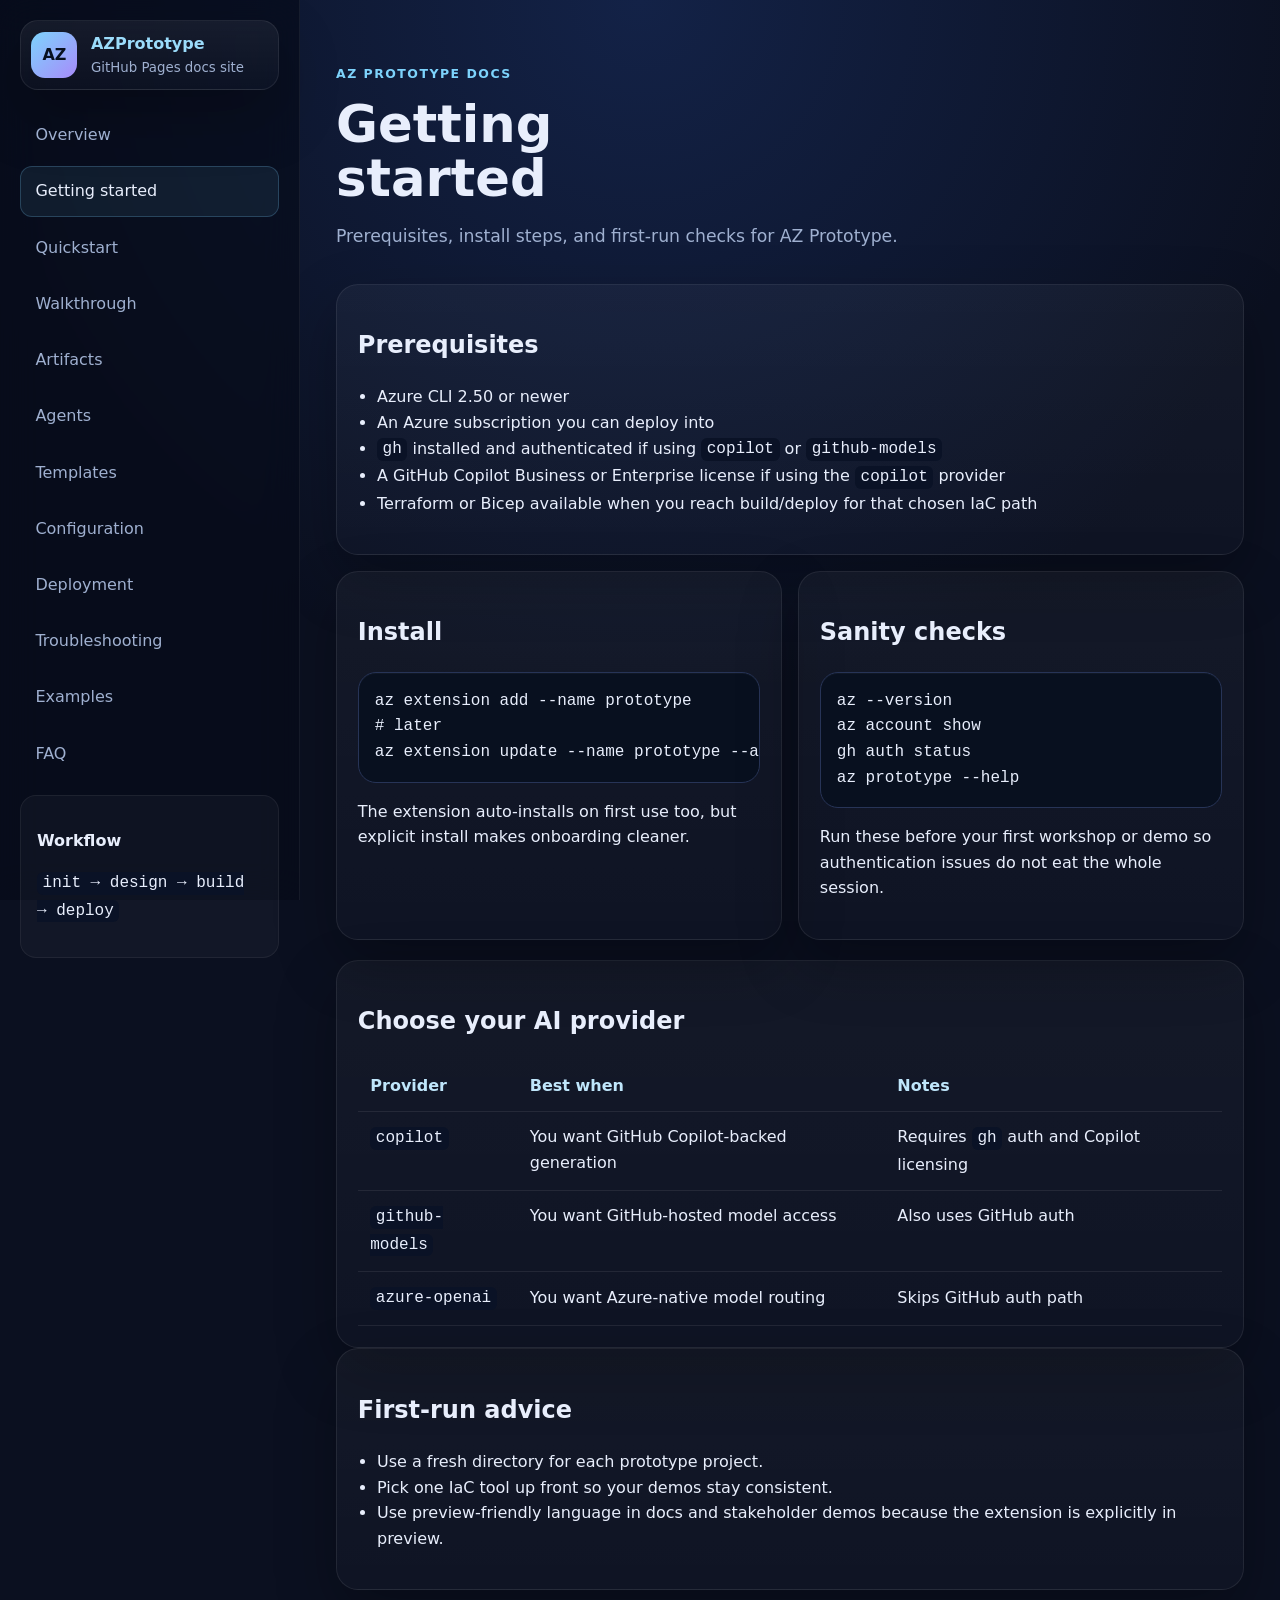
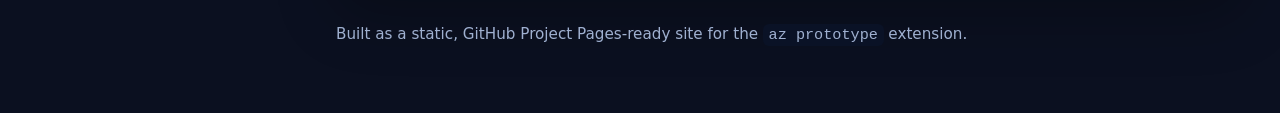
<file: getting-started.html>
<!doctype html>
<html lang="en">
<head>
  <meta charset="utf-8">
  <meta name="viewport" content="width=device-width, initial-scale=1">
  <title>Getting started · AZPrototype</title>
  <meta name="description" content="Prerequisites, install steps, and first-run checks for AZ Prototype.">
  <link rel="stylesheet" href="assets/style.css">
  <script defer src="assets/site.js"></script>
</head>
<body>
  <div class="shell">
    <aside class="sidebar">
      <a class="brand" href="index.html">
        <span class="brand-mark">AZ</span>
        <span><strong>AZPrototype</strong><small>GitHub Pages docs site</small></span>
      </a>
      <nav class="nav"><a href="index.html" class="nav-link">Overview</a><a href="getting-started.html" class="nav-link active">Getting started</a><a href="quickstart.html" class="nav-link">Quickstart</a><a href="walkthrough.html" class="nav-link">Walkthrough</a><a href="artifacts.html" class="nav-link">Artifacts</a><a href="agents.html" class="nav-link">Agents</a><a href="templates.html" class="nav-link">Templates</a><a href="configuration.html" class="nav-link">Configuration</a><a href="deployment.html" class="nav-link">Deployment</a><a href="troubleshooting.html" class="nav-link">Troubleshooting</a><a href="examples.html" class="nav-link">Examples</a><a href="faq.html" class="nav-link">FAQ</a></nav>
      <div class="sidebar-note">
        <p><strong>Workflow</strong></p>
        <p><code>init → design → build → deploy</code></p>
      </div>
    </aside>
    <main class="content">
      <header class="hero">
        <p class="eyebrow">AZ Prototype Docs</p>
        <h1>Getting started</h1>
        <p class="lede">Prerequisites, install steps, and first-run checks for AZ Prototype.</p>
        
      </header>
      
<section class="panel"><h2>Prerequisites</h2><ul><li>Azure CLI 2.50 or newer</li><li>An Azure subscription you can deploy into</li><li><code>gh</code> installed and authenticated if using <code>copilot</code> or <code>github-models</code></li><li>A GitHub Copilot Business or Enterprise license if using the <code>copilot</code> provider</li><li>Terraform or Bicep available when you reach build/deploy for that chosen IaC path</li></ul></section>
<section class="grid cols-2"><article class="panel"><h2>Install</h2><pre><code>az extension add --name prototype
# later
az extension update --name prototype --allow-preview</code></pre><p>The extension auto-installs on first use too, but explicit install makes onboarding cleaner.</p></article><article class="panel"><h2>Sanity checks</h2><pre><code>az --version
az account show
gh auth status
az prototype --help</code></pre><p>Run these before your first workshop or demo so authentication issues do not eat the whole session.</p></article></section>
<section class="panel"><h2>Choose your AI provider</h2><table><tr><th>Provider</th><th>Best when</th><th>Notes</th></tr><tr><td><code>copilot</code></td><td>You want GitHub Copilot-backed generation</td><td>Requires <code>gh</code> auth and Copilot licensing</td></tr><tr><td><code>github-models</code></td><td>You want GitHub-hosted model access</td><td>Also uses GitHub auth</td></tr><tr><td><code>azure-openai</code></td><td>You want Azure-native model routing</td><td>Skips GitHub auth path</td></tr></table></section>
<section class="panel"><h2>First-run advice</h2><ul><li>Use a fresh directory for each prototype project.</li><li>Pick one IaC tool up front so your demos stay consistent.</li><li>Use preview-friendly language in docs and stakeholder demos because the extension is explicitly in preview.</li></ul></section>

      <footer class="footer">
        <p>Built as a static, GitHub Project Pages-ready site for the <code>az prototype</code> extension.</p>
      </footer>
    </main>
  </div>
</body>
</html>
</file>
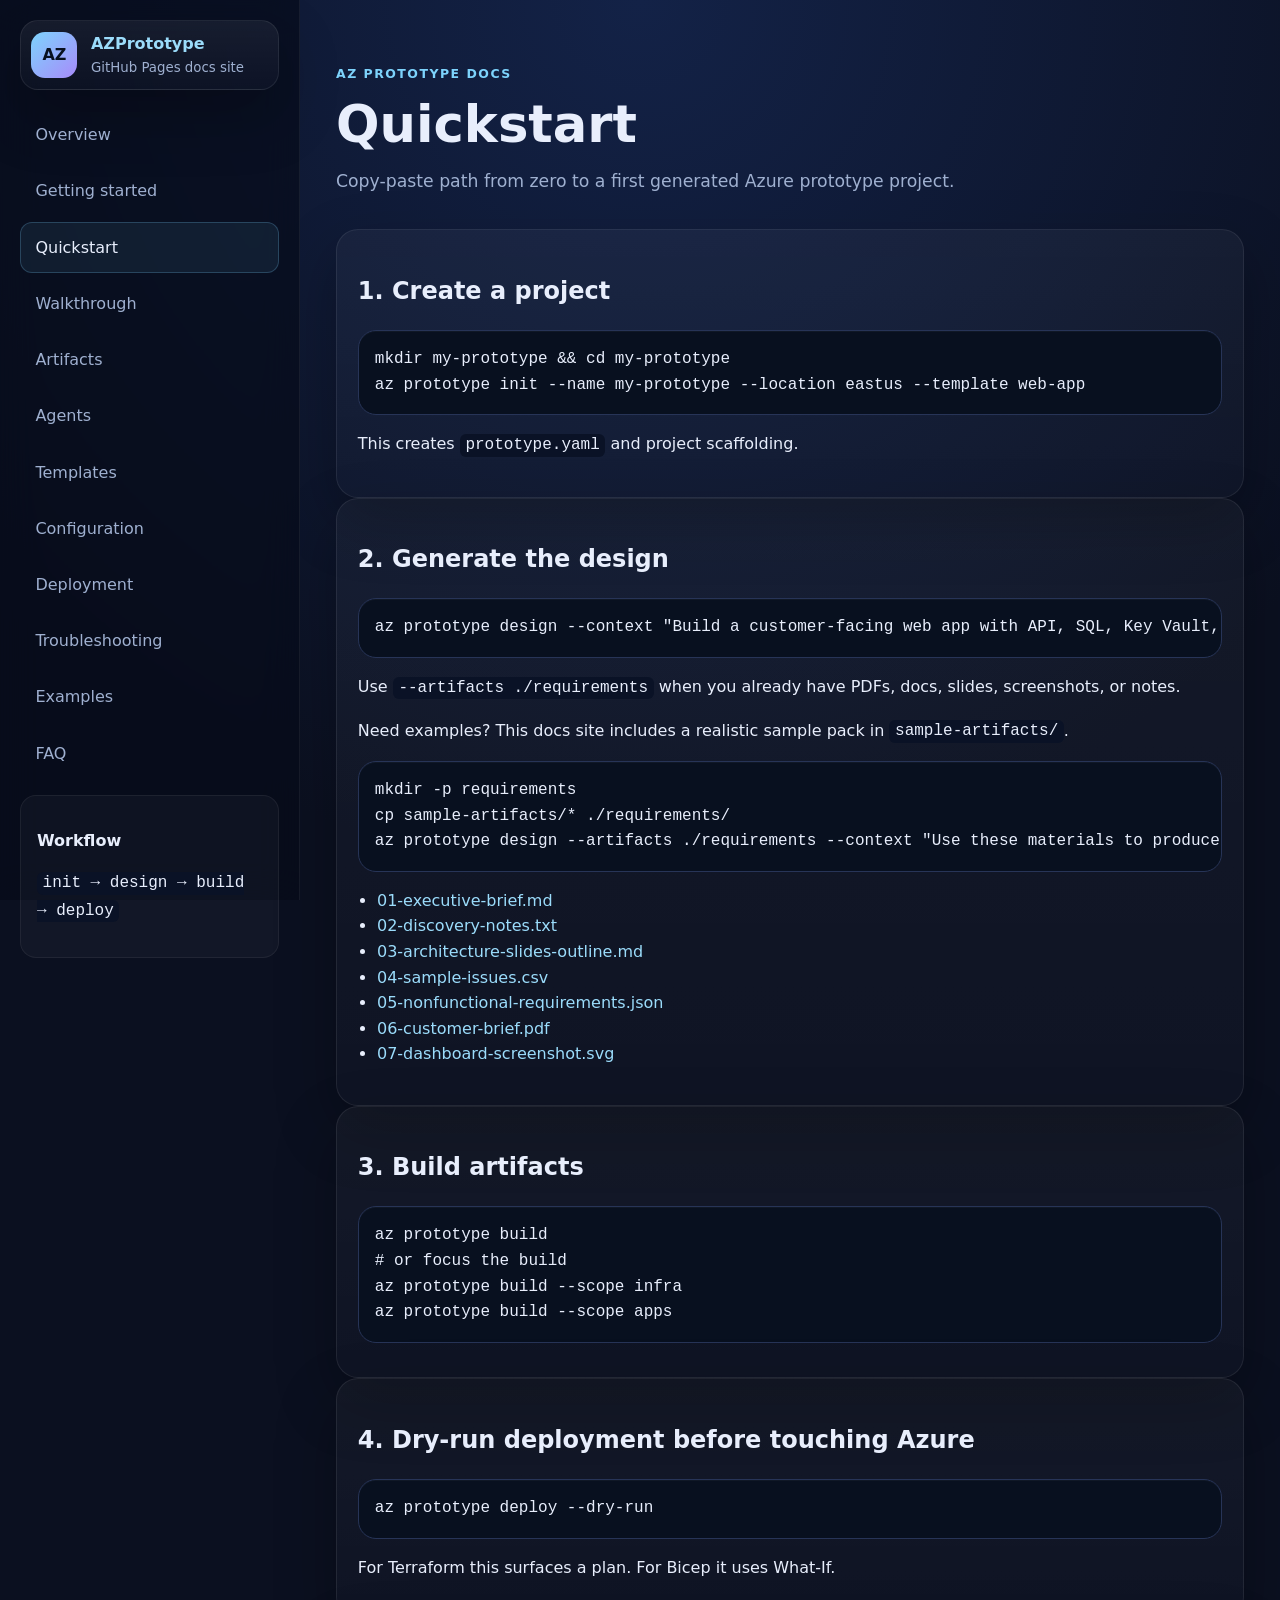
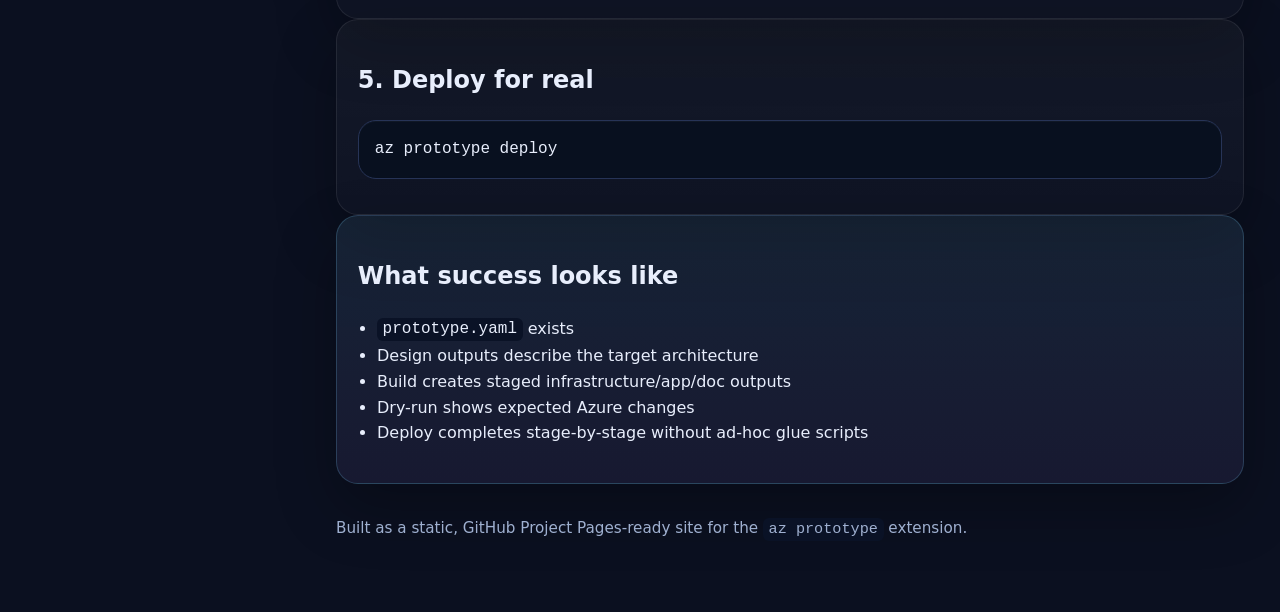
<file: quickstart.html>
<!doctype html>
<html lang="en">
<head>
  <meta charset="utf-8">
  <meta name="viewport" content="width=device-width, initial-scale=1">
  <title>Quickstart · AZPrototype</title>
  <meta name="description" content="Copy-paste path from zero to a first generated Azure prototype project.">
  <link rel="stylesheet" href="assets/style.css">
  <script defer src="assets/site.js"></script>
</head>
<body>
  <div class="shell">
    <aside class="sidebar">
      <a class="brand" href="index.html">
        <span class="brand-mark">AZ</span>
        <span><strong>AZPrototype</strong><small>GitHub Pages docs site</small></span>
      </a>
      <nav class="nav"><a href="index.html" class="nav-link">Overview</a><a href="getting-started.html" class="nav-link">Getting started</a><a href="quickstart.html" class="nav-link active">Quickstart</a><a href="walkthrough.html" class="nav-link">Walkthrough</a><a href="artifacts.html" class="nav-link">Artifacts</a><a href="agents.html" class="nav-link">Agents</a><a href="templates.html" class="nav-link">Templates</a><a href="configuration.html" class="nav-link">Configuration</a><a href="deployment.html" class="nav-link">Deployment</a><a href="troubleshooting.html" class="nav-link">Troubleshooting</a><a href="examples.html" class="nav-link">Examples</a><a href="faq.html" class="nav-link">FAQ</a></nav>
      <div class="sidebar-note">
        <p><strong>Workflow</strong></p>
        <p><code>init → design → build → deploy</code></p>
      </div>
    </aside>
    <main class="content">
      <header class="hero">
        <p class="eyebrow">AZ Prototype Docs</p>
        <h1>Quickstart</h1>
        <p class="lede">Copy-paste path from zero to a first generated Azure prototype project.</p>
        
      </header>
      
<section class="panel"><h2>1. Create a project</h2><pre><code>mkdir my-prototype && cd my-prototype
az prototype init --name my-prototype --location eastus --template web-app</code></pre><p>This creates <code>prototype.yaml</code> and project scaffolding.</p></section>
<section class="panel"><h2>2. Generate the design</h2><pre><code>az prototype design --context "Build a customer-facing web app with API, SQL, Key Vault, and APIM"</code></pre><p>Use <code>--artifacts ./requirements</code> when you already have PDFs, docs, slides, screenshots, or notes.</p><p>Need examples? This docs site includes a realistic sample pack in <code>sample-artifacts/</code>.</p><pre><code>mkdir -p requirements
cp sample-artifacts/* ./requirements/
az prototype design --artifacts ./requirements --context "Use these materials to produce a pragmatic Azure prototype design."</code></pre><ul><li><a href="sample-artifacts/01-executive-brief.md">01-executive-brief.md</a></li><li><a href="sample-artifacts/02-discovery-notes.txt">02-discovery-notes.txt</a></li><li><a href="sample-artifacts/03-architecture-slides-outline.md">03-architecture-slides-outline.md</a></li><li><a href="sample-artifacts/04-sample-issues.csv">04-sample-issues.csv</a></li><li><a href="sample-artifacts/05-nonfunctional-requirements.json">05-nonfunctional-requirements.json</a></li><li><a href="sample-artifacts/06-customer-brief.pdf">06-customer-brief.pdf</a></li><li><a href="sample-artifacts/07-dashboard-screenshot.svg">07-dashboard-screenshot.svg</a></li></ul></section>
<section class="panel"><h2>3. Build artifacts</h2><pre><code>az prototype build
# or focus the build
az prototype build --scope infra
az prototype build --scope apps</code></pre></section>
<section class="panel"><h2>4. Dry-run deployment before touching Azure</h2><pre><code>az prototype deploy --dry-run</code></pre><p>For Terraform this surfaces a plan. For Bicep it uses What-If.</p></section>
<section class="panel"><h2>5. Deploy for real</h2><pre><code>az prototype deploy</code></pre></section>
<section class="panel accent"><h2>What success looks like</h2><ul><li><code>prototype.yaml</code> exists</li><li>Design outputs describe the target architecture</li><li>Build creates staged infrastructure/app/doc outputs</li><li>Dry-run shows expected Azure changes</li><li>Deploy completes stage-by-stage without ad-hoc glue scripts</li></ul></section>

      <footer class="footer">
        <p>Built as a static, GitHub Project Pages-ready site for the <code>az prototype</code> extension.</p>
      </footer>
    </main>
  </div>
</body>
</html>
</file>
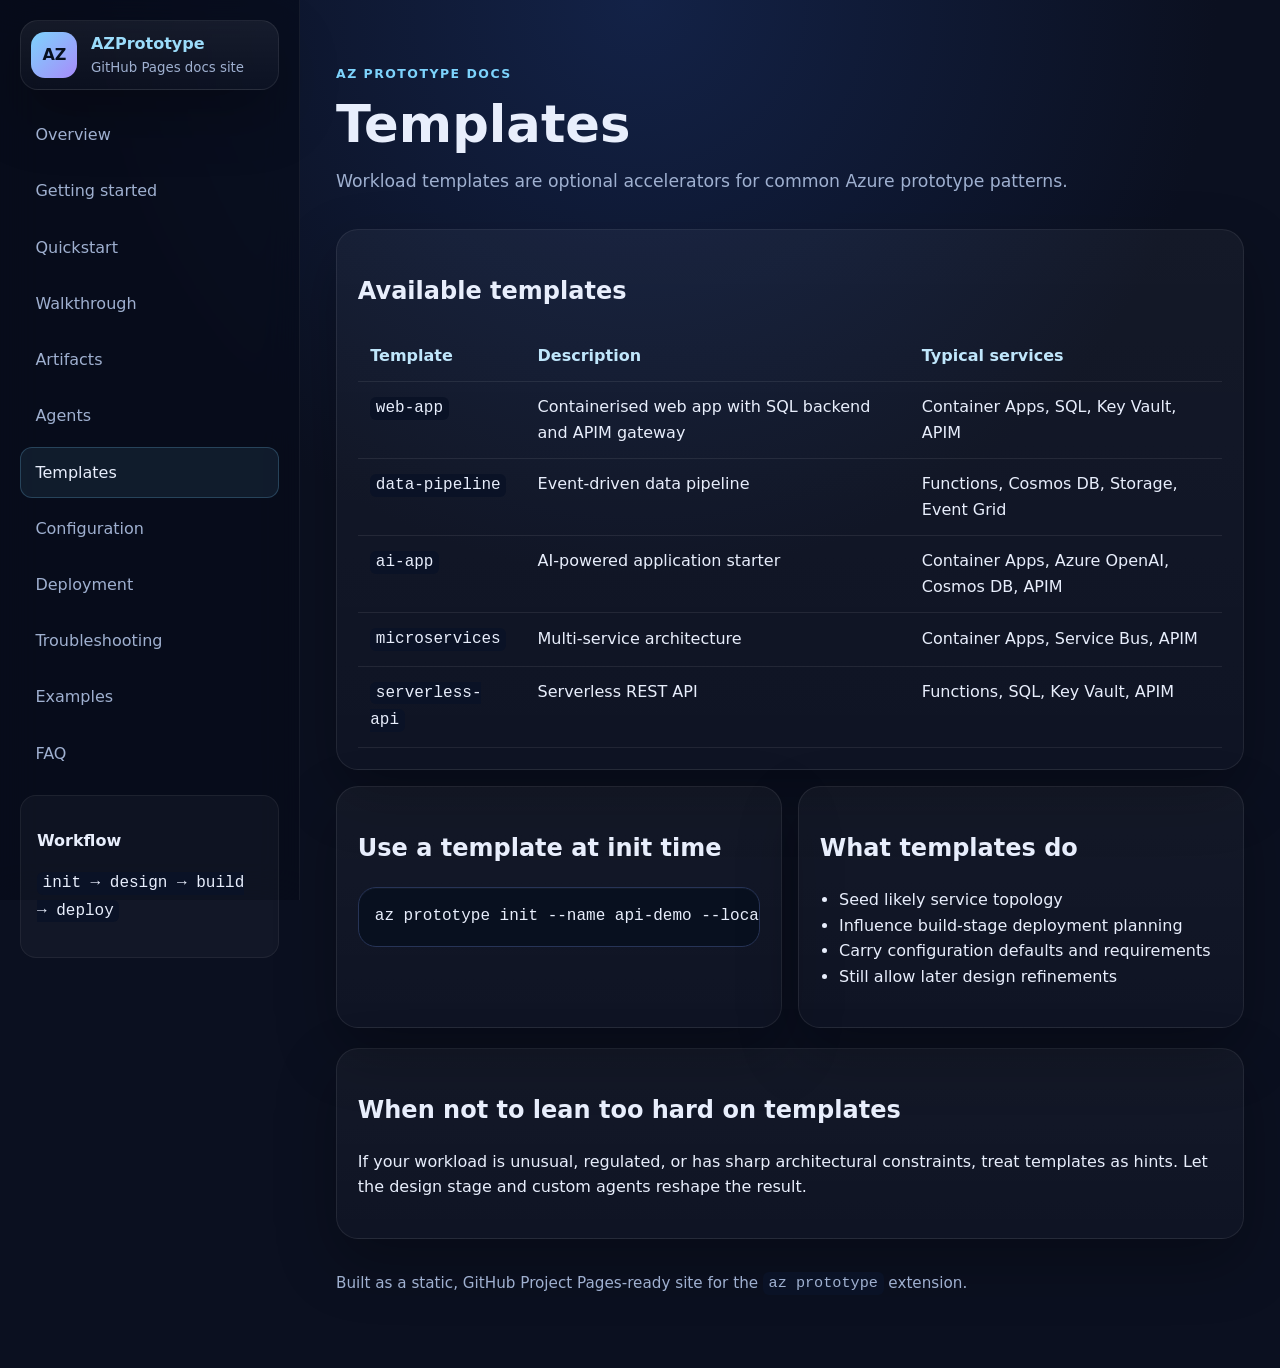
<file: templates.html>
<!doctype html>
<html lang="en">
<head>
  <meta charset="utf-8">
  <meta name="viewport" content="width=device-width, initial-scale=1">
  <title>Templates · AZPrototype</title>
  <meta name="description" content="Workload templates are optional accelerators for common Azure prototype patterns.">
  <link rel="stylesheet" href="assets/style.css">
  <script defer src="assets/site.js"></script>
</head>
<body>
  <div class="shell">
    <aside class="sidebar">
      <a class="brand" href="index.html">
        <span class="brand-mark">AZ</span>
        <span><strong>AZPrototype</strong><small>GitHub Pages docs site</small></span>
      </a>
      <nav class="nav"><a href="index.html" class="nav-link">Overview</a><a href="getting-started.html" class="nav-link">Getting started</a><a href="quickstart.html" class="nav-link">Quickstart</a><a href="walkthrough.html" class="nav-link">Walkthrough</a><a href="artifacts.html" class="nav-link">Artifacts</a><a href="agents.html" class="nav-link">Agents</a><a href="templates.html" class="nav-link active">Templates</a><a href="configuration.html" class="nav-link">Configuration</a><a href="deployment.html" class="nav-link">Deployment</a><a href="troubleshooting.html" class="nav-link">Troubleshooting</a><a href="examples.html" class="nav-link">Examples</a><a href="faq.html" class="nav-link">FAQ</a></nav>
      <div class="sidebar-note">
        <p><strong>Workflow</strong></p>
        <p><code>init → design → build → deploy</code></p>
      </div>
    </aside>
    <main class="content">
      <header class="hero">
        <p class="eyebrow">AZ Prototype Docs</p>
        <h1>Templates</h1>
        <p class="lede">Workload templates are optional accelerators for common Azure prototype patterns.</p>
        
      </header>
      
<section class="panel"><h2>Available templates</h2><table><tr><th>Template</th><th>Description</th><th>Typical services</th></tr><tr><td><code>web-app</code></td><td>Containerised web app with SQL backend and APIM gateway</td><td>Container Apps, SQL, Key Vault, APIM</td></tr><tr><td><code>data-pipeline</code></td><td>Event-driven data pipeline</td><td>Functions, Cosmos DB, Storage, Event Grid</td></tr><tr><td><code>ai-app</code></td><td>AI-powered application starter</td><td>Container Apps, Azure OpenAI, Cosmos DB, APIM</td></tr><tr><td><code>microservices</code></td><td>Multi-service architecture</td><td>Container Apps, Service Bus, APIM</td></tr><tr><td><code>serverless-api</code></td><td>Serverless REST API</td><td>Functions, SQL, Key Vault, APIM</td></tr></table></section>
<section class="grid cols-2"><article class="panel"><h2>Use a template at init time</h2><pre><code>az prototype init --name api-demo --location eastus --template serverless-api</code></pre></article><article class="panel"><h2>What templates do</h2><ul><li>Seed likely service topology</li><li>Influence build-stage deployment planning</li><li>Carry configuration defaults and requirements</li><li>Still allow later design refinements</li></ul></article></section>
<section class="panel"><h2>When not to lean too hard on templates</h2><p>If your workload is unusual, regulated, or has sharp architectural constraints, treat templates as hints. Let the design stage and custom agents reshape the result.</p></section>

      <footer class="footer">
        <p>Built as a static, GitHub Project Pages-ready site for the <code>az prototype</code> extension.</p>
      </footer>
    </main>
  </div>
</body>
</html>
</file>
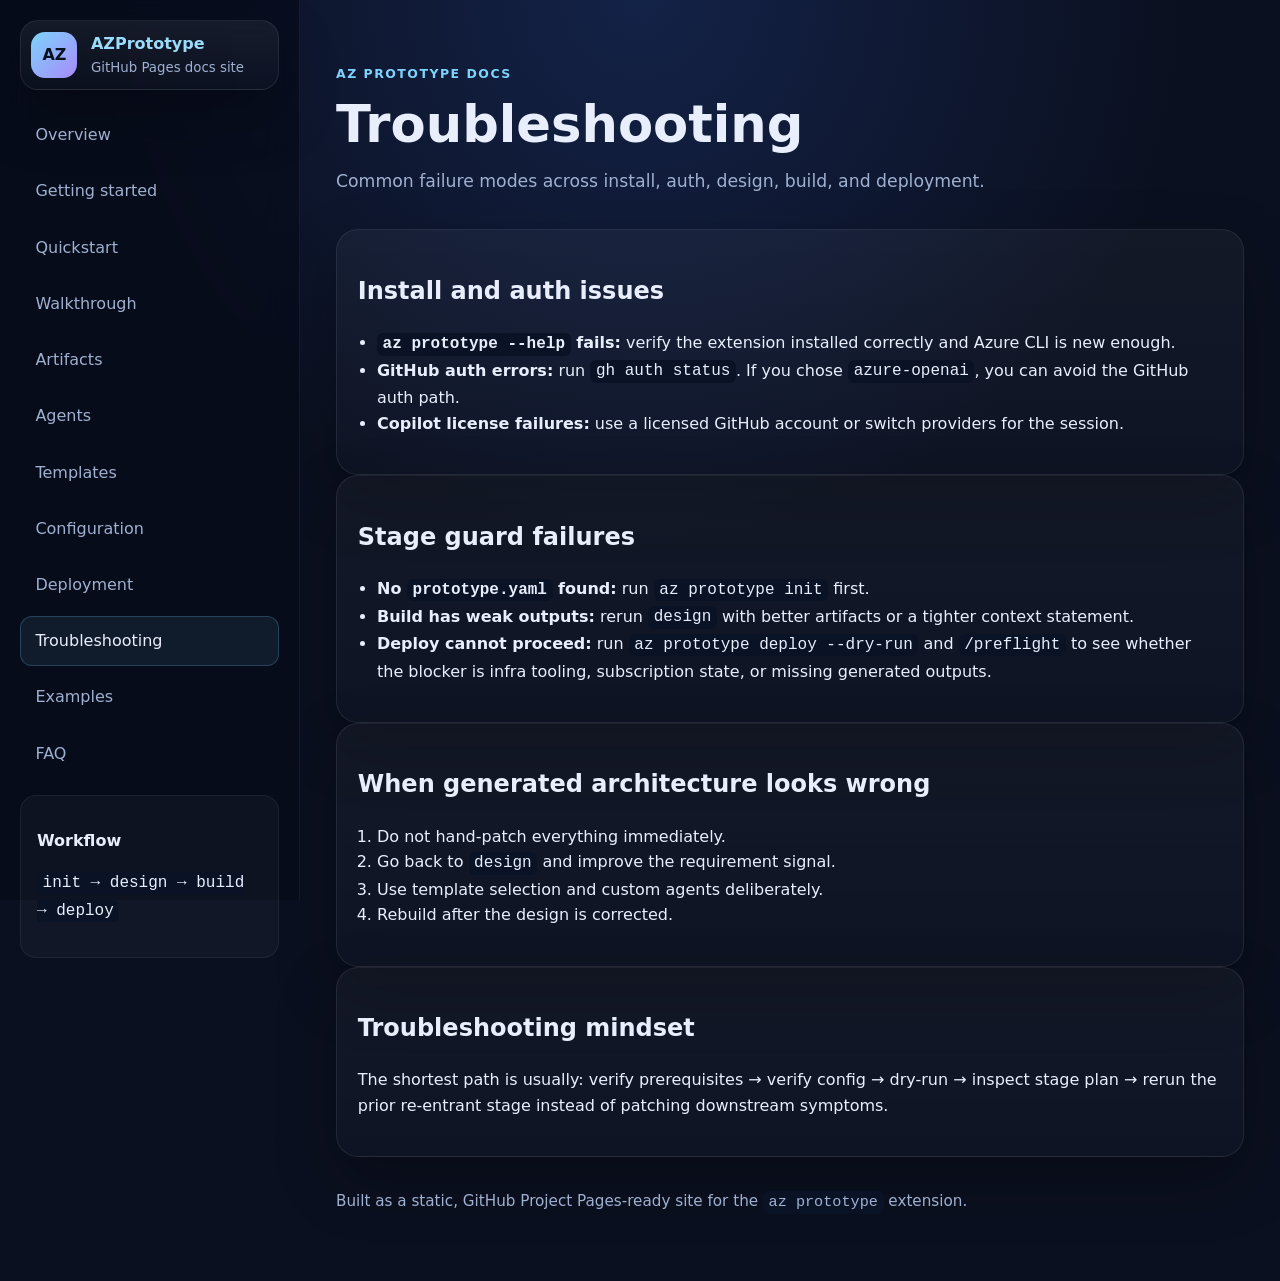
<file: troubleshooting.html>
<!doctype html>
<html lang="en">
<head>
  <meta charset="utf-8">
  <meta name="viewport" content="width=device-width, initial-scale=1">
  <title>Troubleshooting · AZPrototype</title>
  <meta name="description" content="Common failure modes across install, auth, design, build, and deployment.">
  <link rel="stylesheet" href="assets/style.css">
  <script defer src="assets/site.js"></script>
</head>
<body>
  <div class="shell">
    <aside class="sidebar">
      <a class="brand" href="index.html">
        <span class="brand-mark">AZ</span>
        <span><strong>AZPrototype</strong><small>GitHub Pages docs site</small></span>
      </a>
      <nav class="nav"><a href="index.html" class="nav-link">Overview</a><a href="getting-started.html" class="nav-link">Getting started</a><a href="quickstart.html" class="nav-link">Quickstart</a><a href="walkthrough.html" class="nav-link">Walkthrough</a><a href="artifacts.html" class="nav-link">Artifacts</a><a href="agents.html" class="nav-link">Agents</a><a href="templates.html" class="nav-link">Templates</a><a href="configuration.html" class="nav-link">Configuration</a><a href="deployment.html" class="nav-link">Deployment</a><a href="troubleshooting.html" class="nav-link active">Troubleshooting</a><a href="examples.html" class="nav-link">Examples</a><a href="faq.html" class="nav-link">FAQ</a></nav>
      <div class="sidebar-note">
        <p><strong>Workflow</strong></p>
        <p><code>init → design → build → deploy</code></p>
      </div>
    </aside>
    <main class="content">
      <header class="hero">
        <p class="eyebrow">AZ Prototype Docs</p>
        <h1>Troubleshooting</h1>
        <p class="lede">Common failure modes across install, auth, design, build, and deployment.</p>
        
      </header>
      
<section class="panel"><h2>Install and auth issues</h2><ul><li><strong><code>az prototype --help</code> fails:</strong> verify the extension installed correctly and Azure CLI is new enough.</li><li><strong>GitHub auth errors:</strong> run <code>gh auth status</code>. If you chose <code>azure-openai</code>, you can avoid the GitHub auth path.</li><li><strong>Copilot license failures:</strong> use a licensed GitHub account or switch providers for the session.</li></ul></section>
<section class="panel"><h2>Stage guard failures</h2><ul><li><strong>No <code>prototype.yaml</code> found:</strong> run <code>az prototype init</code> first.</li><li><strong>Build has weak outputs:</strong> rerun <code>design</code> with better artifacts or a tighter context statement.</li><li><strong>Deploy cannot proceed:</strong> run <code>az prototype deploy --dry-run</code> and <code>/preflight</code> to see whether the blocker is infra tooling, subscription state, or missing generated outputs.</li></ul></section>
<section class="panel"><h2>When generated architecture looks wrong</h2><ol><li>Do not hand-patch everything immediately.</li><li>Go back to <code>design</code> and improve the requirement signal.</li><li>Use template selection and custom agents deliberately.</li><li>Rebuild after the design is corrected.</li></ol></section>
<section class="panel"><h2>Troubleshooting mindset</h2><p>The shortest path is usually: verify prerequisites → verify config → dry-run → inspect stage plan → rerun the prior re-entrant stage instead of patching downstream symptoms.</p></section>

      <footer class="footer">
        <p>Built as a static, GitHub Project Pages-ready site for the <code>az prototype</code> extension.</p>
      </footer>
    </main>
  </div>
</body>
</html>
</file>
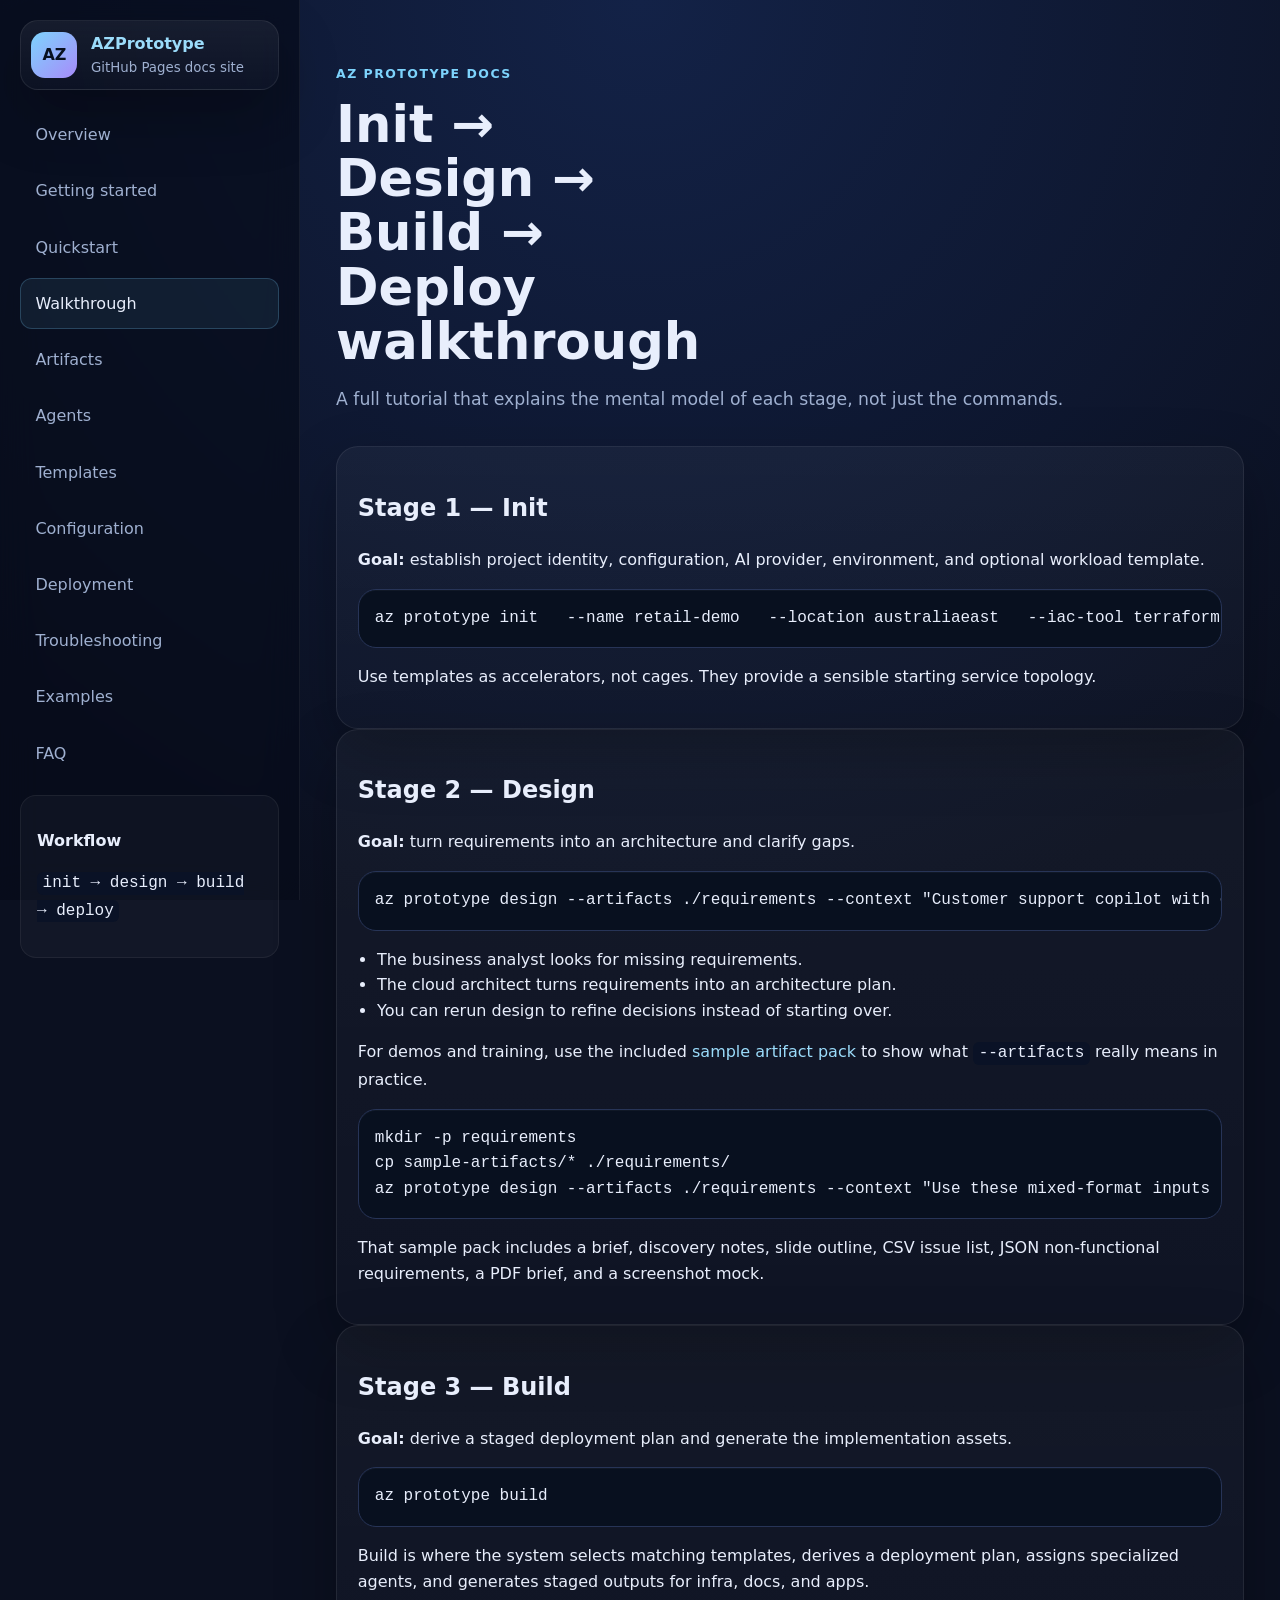
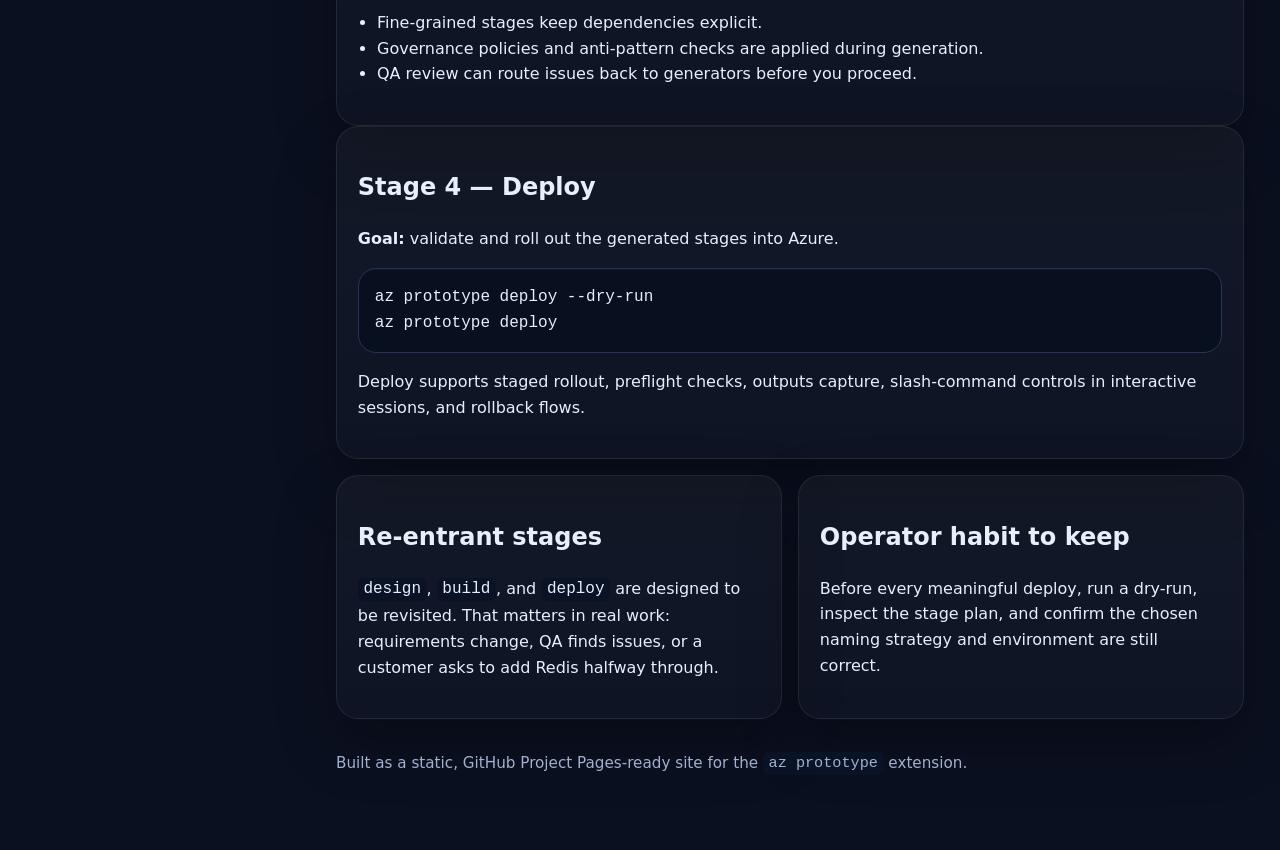
<file: walkthrough.html>
<!doctype html>
<html lang="en">
<head>
  <meta charset="utf-8">
  <meta name="viewport" content="width=device-width, initial-scale=1">
  <title>Init → Design → Build → Deploy walkthrough · AZPrototype</title>
  <meta name="description" content="A full tutorial that explains the mental model of each stage, not just the commands.">
  <link rel="stylesheet" href="assets/style.css">
  <script defer src="assets/site.js"></script>
</head>
<body>
  <div class="shell">
    <aside class="sidebar">
      <a class="brand" href="index.html">
        <span class="brand-mark">AZ</span>
        <span><strong>AZPrototype</strong><small>GitHub Pages docs site</small></span>
      </a>
      <nav class="nav"><a href="index.html" class="nav-link">Overview</a><a href="getting-started.html" class="nav-link">Getting started</a><a href="quickstart.html" class="nav-link">Quickstart</a><a href="walkthrough.html" class="nav-link active">Walkthrough</a><a href="artifacts.html" class="nav-link">Artifacts</a><a href="agents.html" class="nav-link">Agents</a><a href="templates.html" class="nav-link">Templates</a><a href="configuration.html" class="nav-link">Configuration</a><a href="deployment.html" class="nav-link">Deployment</a><a href="troubleshooting.html" class="nav-link">Troubleshooting</a><a href="examples.html" class="nav-link">Examples</a><a href="faq.html" class="nav-link">FAQ</a></nav>
      <div class="sidebar-note">
        <p><strong>Workflow</strong></p>
        <p><code>init → design → build → deploy</code></p>
      </div>
    </aside>
    <main class="content">
      <header class="hero">
        <p class="eyebrow">AZ Prototype Docs</p>
        <h1>Init → Design → Build → Deploy walkthrough</h1>
        <p class="lede">A full tutorial that explains the mental model of each stage, not just the commands.</p>
        
      </header>
      
<section class="panel"><h2>Stage 1 — Init</h2><p><strong>Goal:</strong> establish project identity, configuration, AI provider, environment, and optional workload template.</p><pre><code>az prototype init   --name retail-demo   --location australiaeast   --iac-tool terraform   --ai-provider azure-openai   --environment dev   --template ai-app</code></pre><p>Use templates as accelerators, not cages. They provide a sensible starting service topology.</p></section>
<section class="panel"><h2>Stage 2 — Design</h2><p><strong>Goal:</strong> turn requirements into an architecture and clarify gaps.</p><pre><code>az prototype design --artifacts ./requirements --context "Customer support copilot with conversation history and secure APIs"</code></pre><ul><li>The business analyst looks for missing requirements.</li><li>The cloud architect turns requirements into an architecture plan.</li><li>You can rerun design to refine decisions instead of starting over.</li></ul><p>For demos and training, use the included <a href="sample-artifacts/README.md">sample artifact pack</a> to show what <code>--artifacts</code> really means in practice.</p><pre><code>mkdir -p requirements
cp sample-artifacts/* ./requirements/
az prototype design --artifacts ./requirements --context "Use these mixed-format inputs to create a pragmatic Azure prototype design."</code></pre><p>That sample pack includes a brief, discovery notes, slide outline, CSV issue list, JSON non-functional requirements, a PDF brief, and a screenshot mock.</p></section>
<section class="panel"><h2>Stage 3 — Build</h2><p><strong>Goal:</strong> derive a staged deployment plan and generate the implementation assets.</p><pre><code>az prototype build</code></pre><p>Build is where the system selects matching templates, derives a deployment plan, assigns specialized agents, and generates staged outputs for infra, docs, and apps.</p><ul><li>Fine-grained stages keep dependencies explicit.</li><li>Governance policies and anti-pattern checks are applied during generation.</li><li>QA review can route issues back to generators before you proceed.</li></ul></section>
<section class="panel"><h2>Stage 4 — Deploy</h2><p><strong>Goal:</strong> validate and roll out the generated stages into Azure.</p><pre><code>az prototype deploy --dry-run
az prototype deploy</code></pre><p>Deploy supports staged rollout, preflight checks, outputs capture, slash-command controls in interactive sessions, and rollback flows.</p></section>
<section class="grid cols-2"><article class="panel"><h2>Re-entrant stages</h2><p><code>design</code>, <code>build</code>, and <code>deploy</code> are designed to be revisited. That matters in real work: requirements change, QA finds issues, or a customer asks to add Redis halfway through.</p></article><article class="panel"><h2>Operator habit to keep</h2><p>Before every meaningful deploy, run a dry-run, inspect the stage plan, and confirm the chosen naming strategy and environment are still correct.</p></article></section>

      <footer class="footer">
        <p>Built as a static, GitHub Project Pages-ready site for the <code>az prototype</code> extension.</p>
      </footer>
    </main>
  </div>
</body>
</html>
</file>
<file: assets/style.css>
:root{--bg:#0b1020;--panel:#121a31;--panel-2:#0f1730;--text:#e8eefc;--muted:#9fb0d0;--line:#273457;--brand:#7dd3fc;--brand-2:#a78bfa;--accent:#17325f;--shadow:0 24px 60px rgba(0,0,0,.28)}*{box-sizing:border-box}html,body{margin:0;padding:0}body{font-family:Inter,ui-sans-serif,system-ui,-apple-system,Segoe UI,Roboto,sans-serif;background:radial-gradient(circle at top,#132247 0,#0b1020 38%);color:var(--text);line-height:1.6}a{color:#9bdcfb;text-decoration:none}a:hover{text-decoration:underline}code{font-family:ui-monospace,SFMono-Regular,Menlo,Consolas,monospace;background:#0a1226;padding:.15rem .35rem;border-radius:6px}pre{background:#08101f;border:1px solid var(--line);border-radius:18px;padding:1rem;overflow:auto;box-shadow:inset 0 1px 0 rgba(255,255,255,.03)}pre code{background:none;padding:0}.shell{display:grid;grid-template-columns:300px minmax(0,1fr);min-height:100vh}.sidebar{position:sticky;top:0;height:100vh;padding:1.25rem;border-right:1px solid rgba(255,255,255,.06);background:rgba(7,12,25,.65);backdrop-filter:blur(18px)}.brand{display:flex;gap:.85rem;align-items:center;margin-bottom:1.25rem;padding:.65rem;border:1px solid rgba(255,255,255,.08);border-radius:18px;background:linear-gradient(180deg,rgba(255,255,255,.06),rgba(255,255,255,.02));box-shadow:var(--shadow)}.brand:hover{text-decoration:none}.brand-mark{display:grid;place-items:center;width:46px;height:46px;border-radius:14px;background:linear-gradient(135deg,var(--brand),var(--brand-2));color:#08101f;font-weight:800}.brand small{display:block;color:var(--muted)}.nav{display:flex;flex-direction:column;gap:.35rem}.nav-link{padding:.72rem .9rem;border-radius:12px;color:var(--muted);border:1px solid transparent}.nav-link:hover,.nav-link.active{text-decoration:none;color:var(--text);background:rgba(125,211,252,.08);border-color:rgba(125,211,252,.22)}.sidebar-note{margin-top:1rem;padding:1rem;border-radius:16px;background:rgba(255,255,255,.03);border:1px solid rgba(255,255,255,.06)}.content{padding:2rem 2.25rem 4rem;max-width:1200px}.hero{padding:1.25rem 0 1rem}.eyebrow{letter-spacing:.12em;text-transform:uppercase;color:var(--brand);font-weight:700;font-size:.78rem}.hero h1{font-size:clamp(2rem,4vw,3.5rem);line-height:1.06;margin:.4rem 0 1rem;max-width:10ch}.lede{font-size:1.08rem;color:var(--muted);max-width:68ch}.hero-actions{display:flex;gap:.8rem;flex-wrap:wrap;margin-top:1.1rem}.btn{display:inline-flex;align-items:center;justify-content:center;padding:.82rem 1rem;border-radius:12px;border:1px solid rgba(255,255,255,.12)}.btn.primary{background:linear-gradient(135deg,var(--brand),var(--brand-2));color:#08101f;font-weight:800}.btn.ghost{background:rgba(255,255,255,.03);color:var(--text)}.grid{display:grid;gap:1rem;margin:1rem 0 1.25rem}.cols-2{grid-template-columns:repeat(2,minmax(0,1fr))}.cols-3{grid-template-columns:repeat(3,minmax(0,1fr))}.card,.panel,.topic{border:1px solid rgba(255,255,255,.08);background:linear-gradient(180deg,rgba(255,255,255,.04),rgba(255,255,255,.02));border-radius:22px;box-shadow:var(--shadow)}.card{padding:1.15rem}.panel{padding:1.35rem 1.3rem}.panel.accent{background:linear-gradient(180deg,rgba(125,211,252,.1),rgba(167,139,250,.08));border-color:rgba(125,211,252,.2)}.topic{display:flex;flex-direction:column;gap:.25rem;padding:1rem}.topic span{color:var(--muted)}table{width:100%;border-collapse:collapse;margin-top:.4rem}th,td{text-align:left;padding:.78rem;border-bottom:1px solid rgba(255,255,255,.08);vertical-align:top}th{color:#bfe6fb;font-weight:700}ul,ol{padding-left:1.2rem}.footer{margin-top:2rem;color:var(--muted);font-size:.95rem}.compact{gap:.8rem}@media (max-width: 980px){.shell{grid-template-columns:1fr}.sidebar{position:relative;height:auto;border-right:none;border-bottom:1px solid rgba(255,255,255,.06)}.content{padding:1.25rem}.cols-2,.cols-3{grid-template-columns:1fr}.hero h1{max-width:none}}

.kicker{display:inline-block;padding:.35rem .6rem;border:1px solid rgba(125,211,252,.22);border-radius:999px;background:rgba(125,211,252,.08);color:#cdefff;font-size:.82rem;font-weight:700;letter-spacing:.04em;text-transform:uppercase}
.callout{padding:1rem 1.1rem;border-radius:18px;border:1px solid rgba(125,211,252,.16);background:linear-gradient(180deg,rgba(125,211,252,.08),rgba(167,139,250,.05));margin:1rem 0}
.stat-grid{display:grid;grid-template-columns:repeat(4,minmax(0,1fr));gap:1rem;margin:1rem 0 1.25rem}.stat{padding:1rem;border-radius:18px;border:1px solid rgba(255,255,255,.08);background:linear-gradient(180deg,rgba(255,255,255,.05),rgba(255,255,255,.02))}.stat strong{display:block;font-size:1.8rem;color:#fff}.stat span{color:var(--muted);font-size:.92rem}.visual{display:block;width:100%;border-radius:18px;border:1px solid rgba(255,255,255,.08);background:#0b1020}.scenario-grid{display:grid;grid-template-columns:repeat(2,minmax(0,1fr));gap:1rem}.scenario-card{padding:1.15rem;border-radius:22px;border:1px solid rgba(255,255,255,.08);background:linear-gradient(180deg,rgba(255,255,255,.04),rgba(255,255,255,.02));box-shadow:var(--shadow)}.scenario-card h3{margin-top:.2rem}.scenario-meta{display:flex;gap:.5rem;flex-wrap:wrap;margin:.7rem 0}.badge{display:inline-flex;align-items:center;padding:.28rem .55rem;border-radius:999px;background:rgba(255,255,255,.06);border:1px solid rgba(255,255,255,.08);color:#c8d7f5;font-size:.82rem}.link-list{display:grid;gap:.5rem;padding-left:0;list-style:none}.link-list a{display:block;padding:.72rem .85rem;border-radius:14px;border:1px solid rgba(255,255,255,.07);background:rgba(255,255,255,.02)}.hero-split{display:grid;grid-template-columns:1.2fr .8fr;gap:1rem;align-items:start}.steps{counter-reset:step}.steps li{margin:.55rem 0}.steps strong{color:#fff}@media (max-width: 980px){.stat-grid,.scenario-grid,.hero-split{grid-template-columns:1fr}}
</file>
